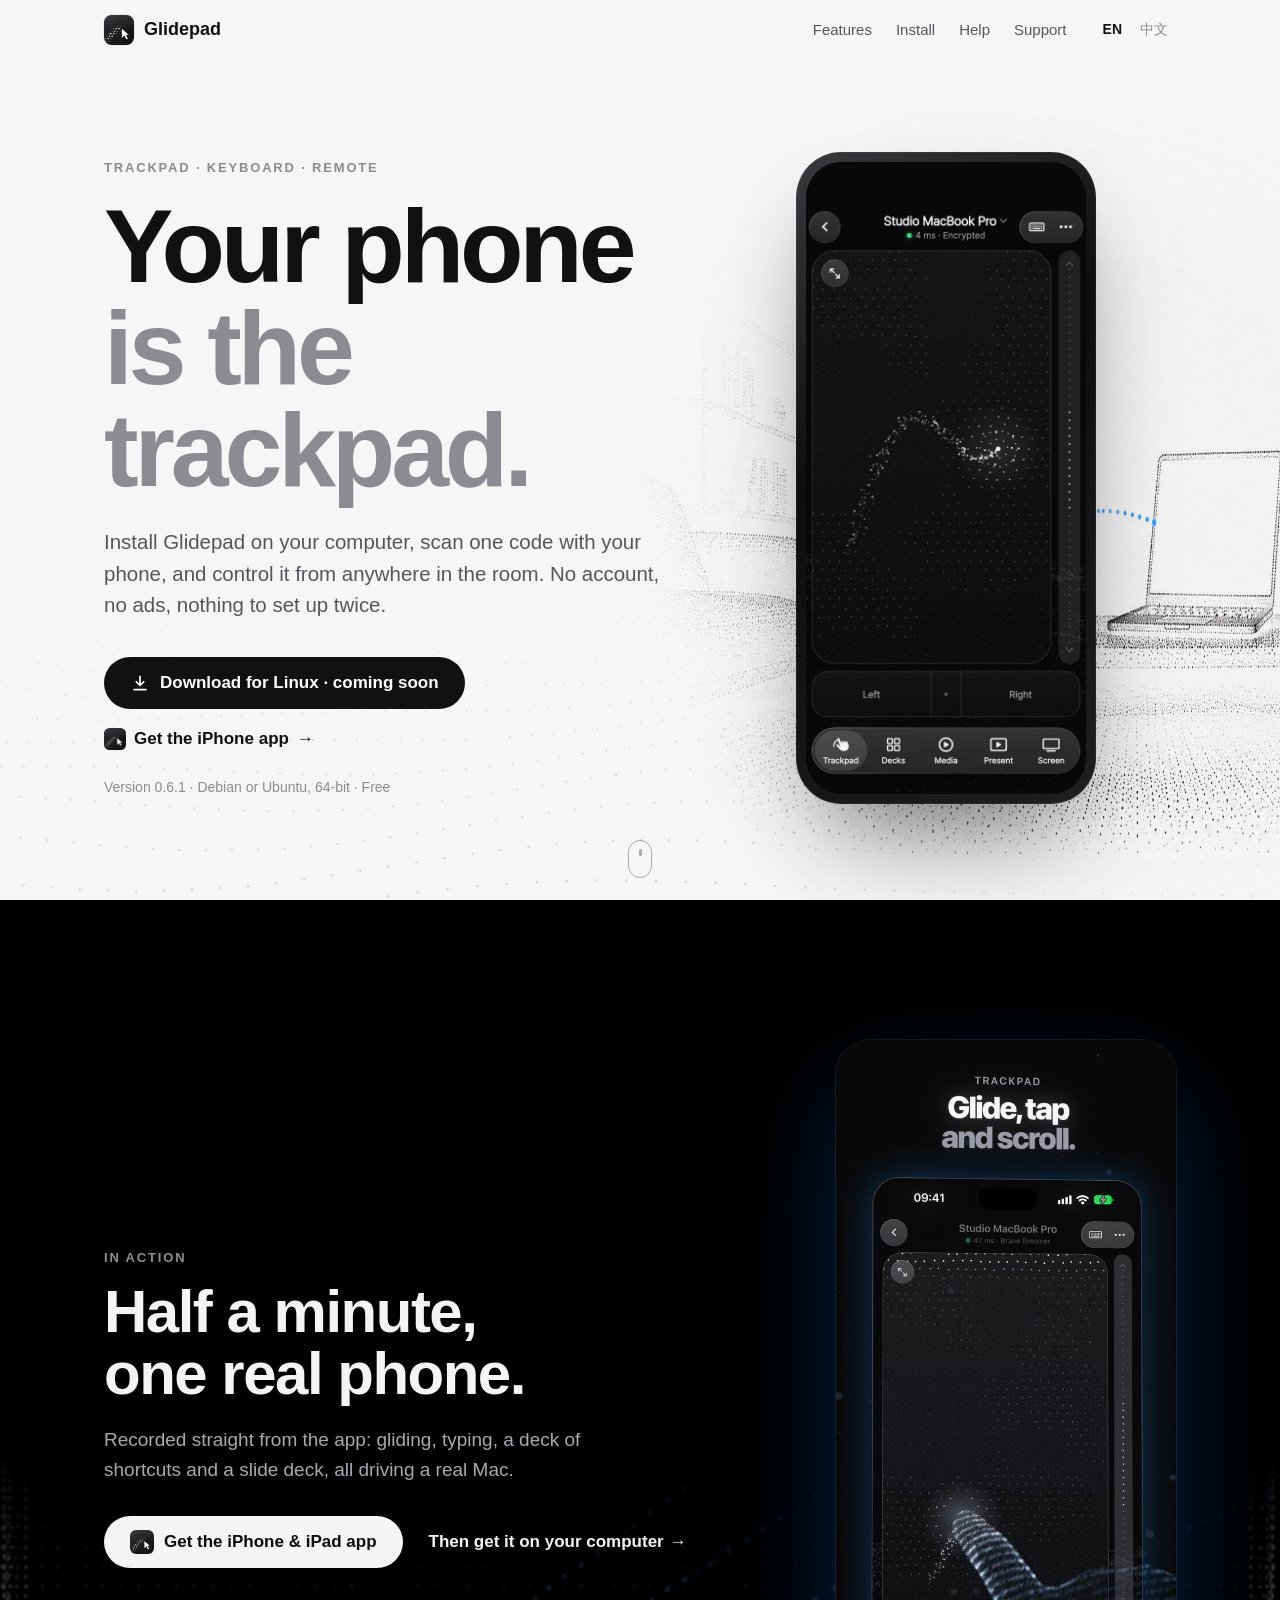
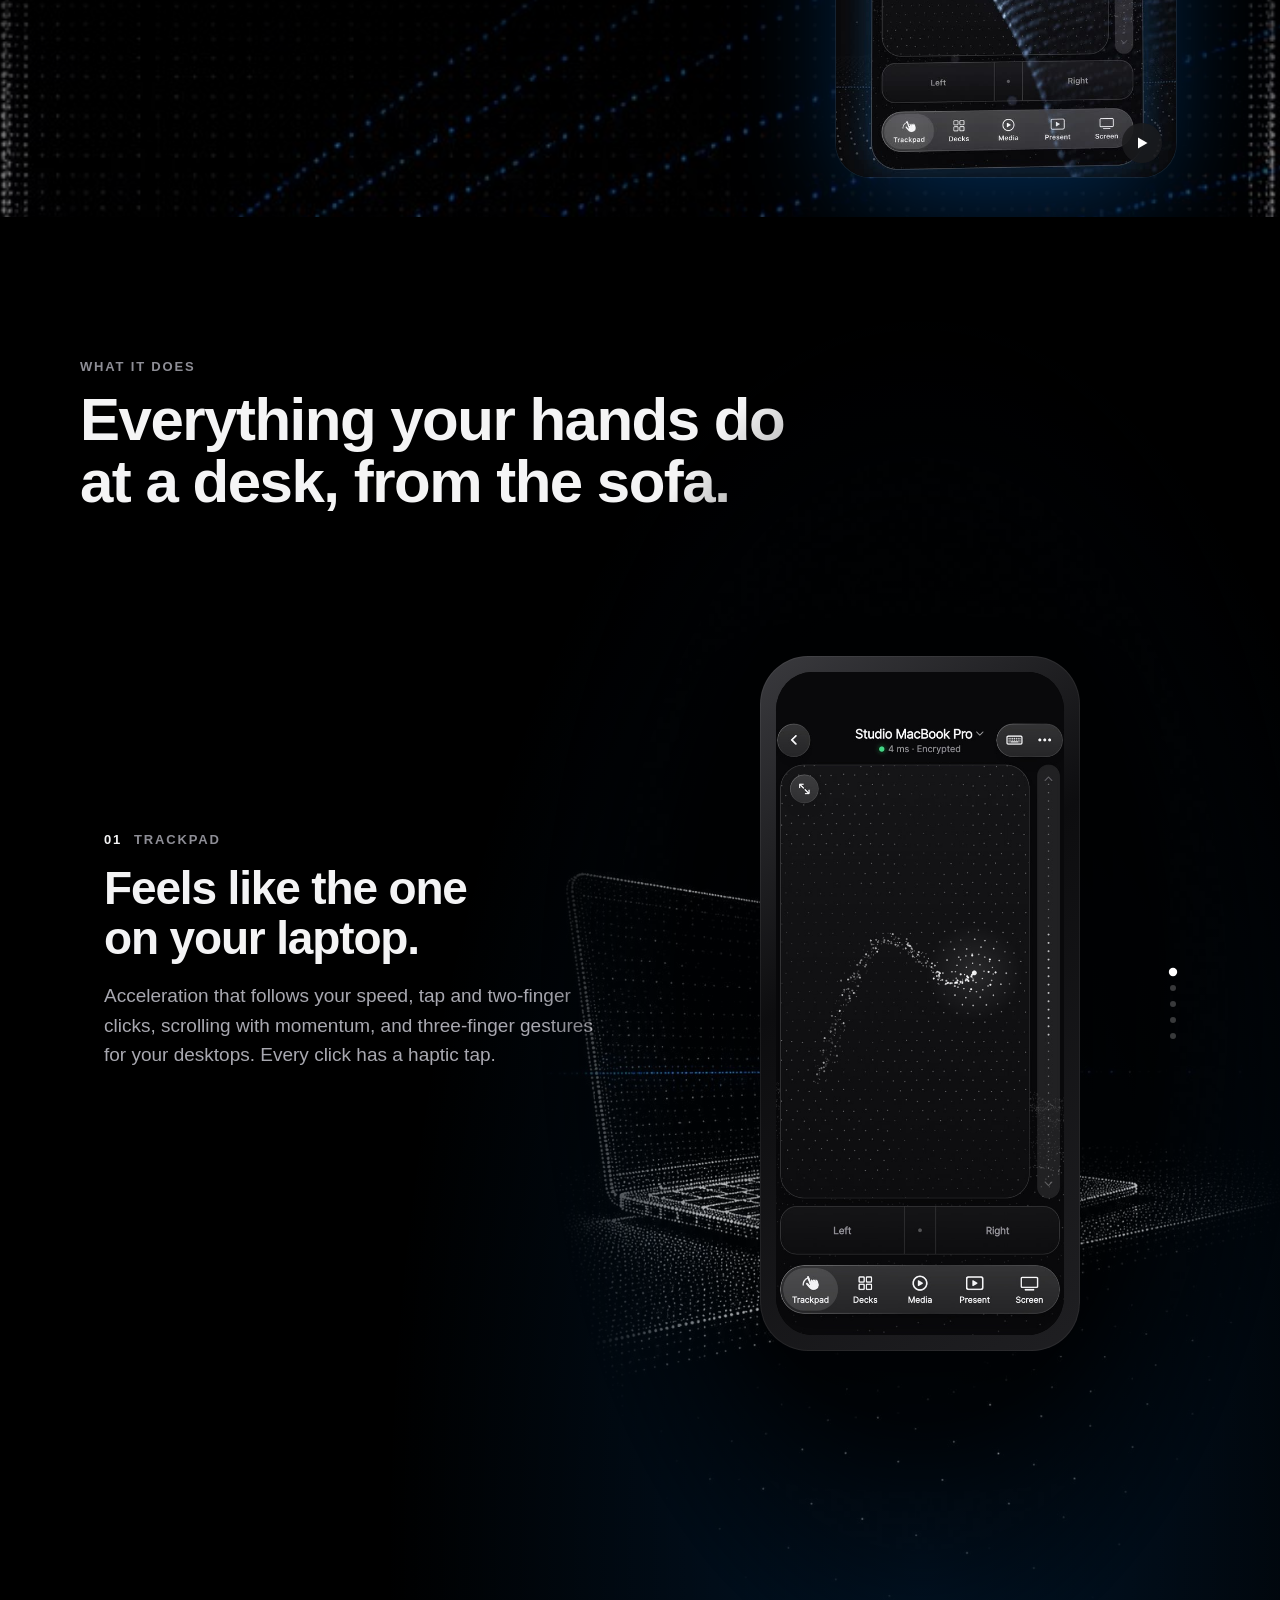
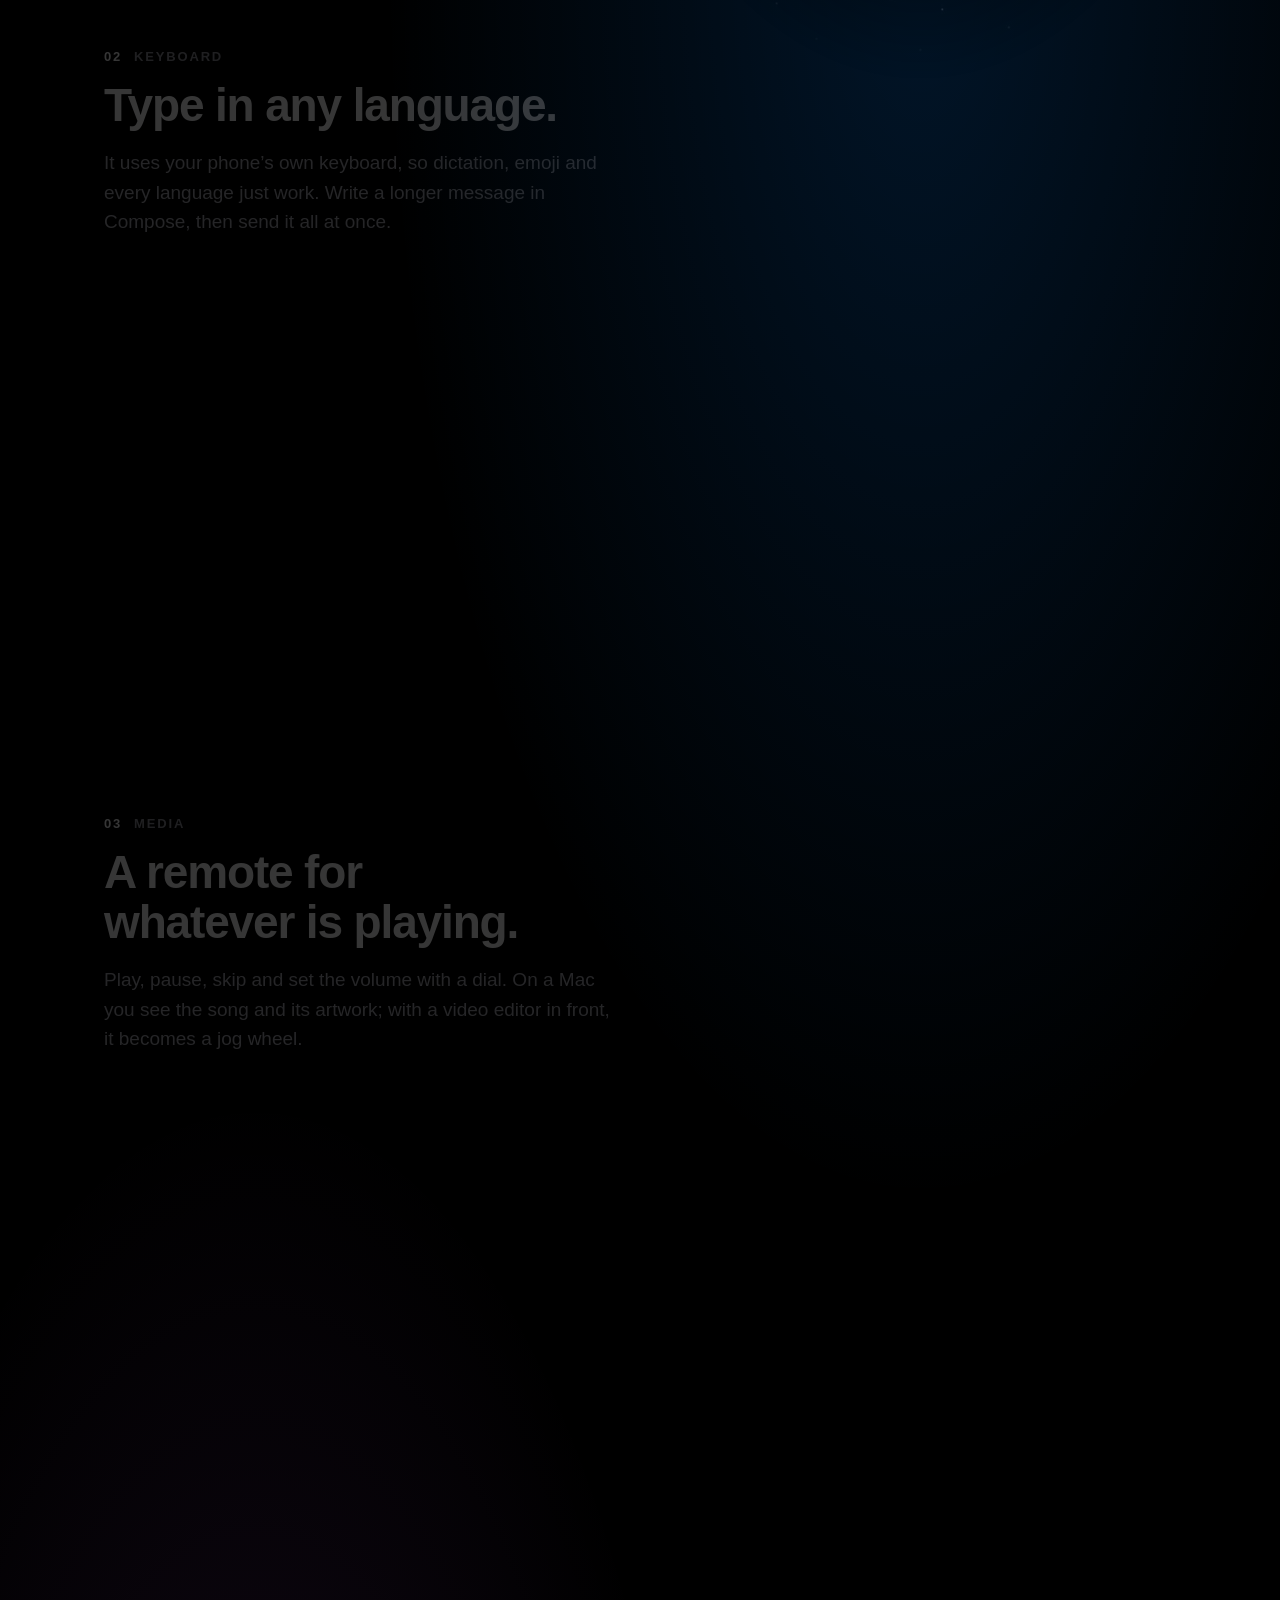
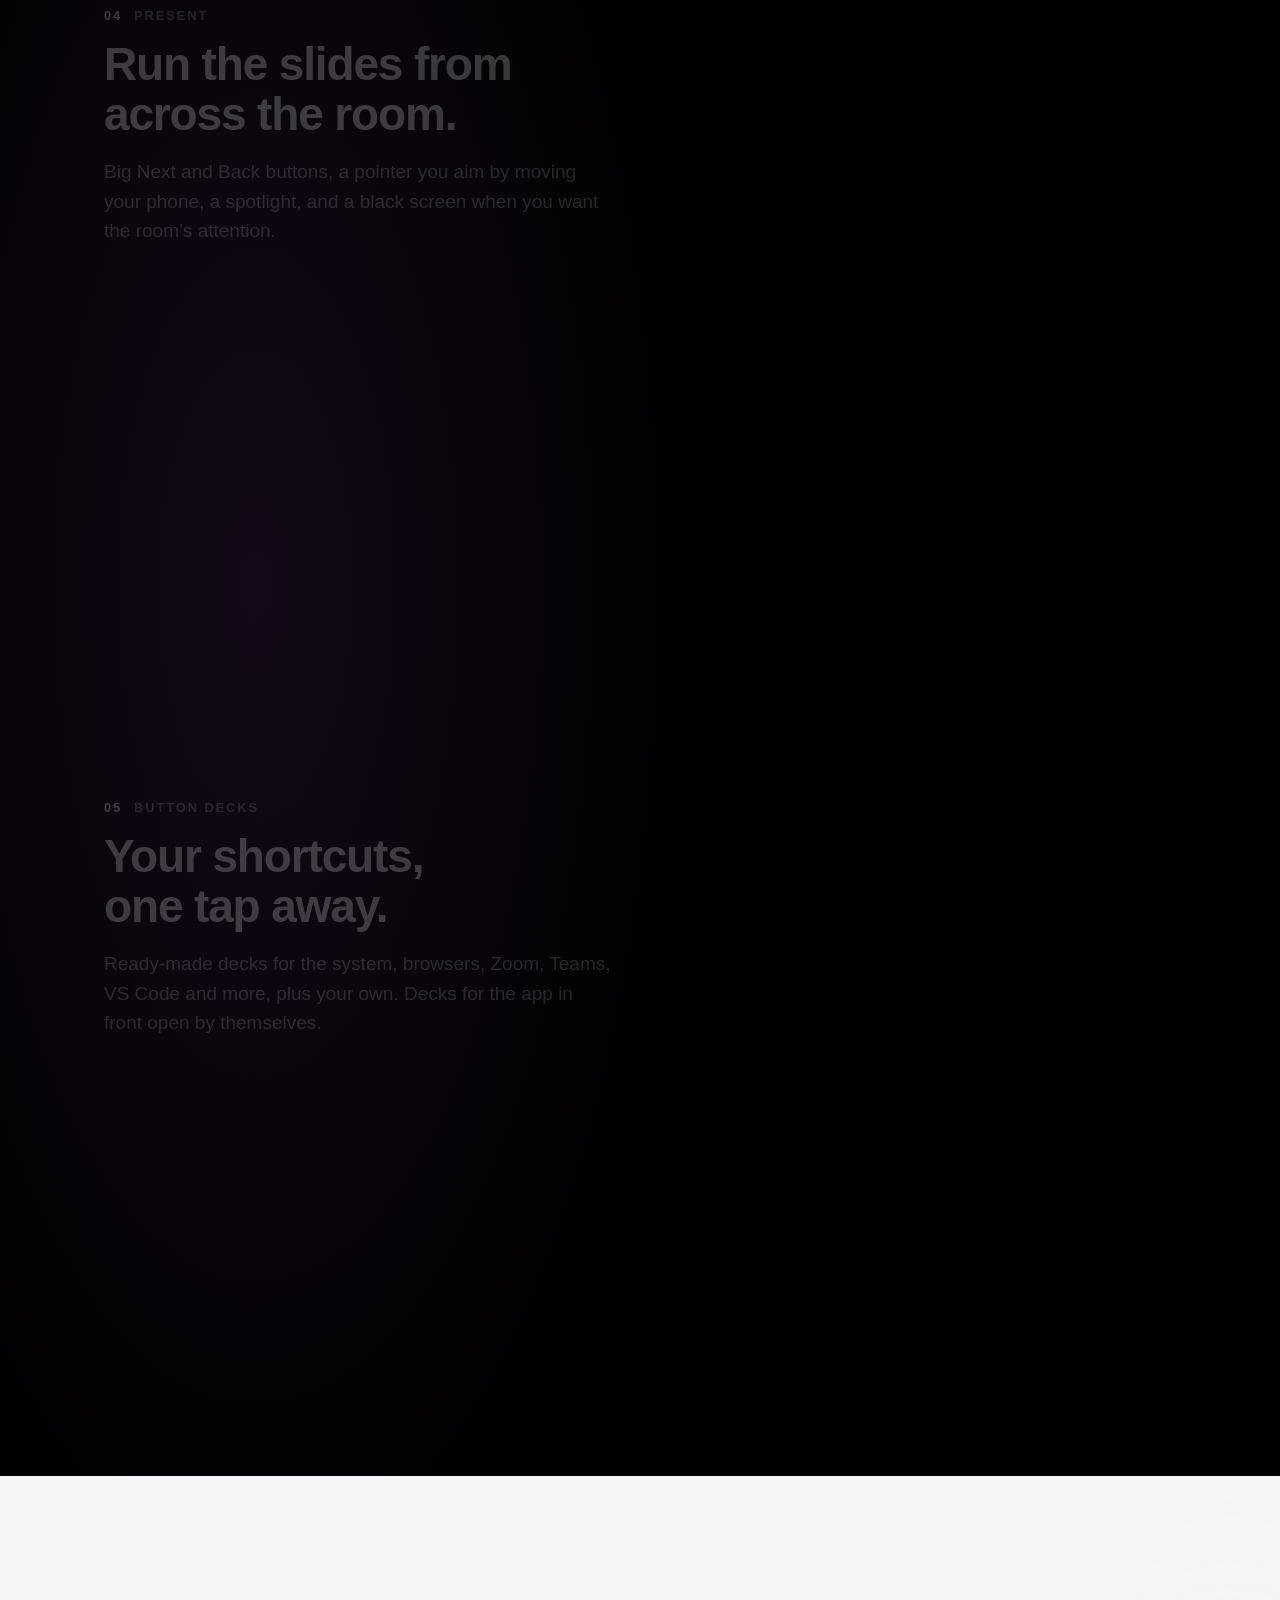
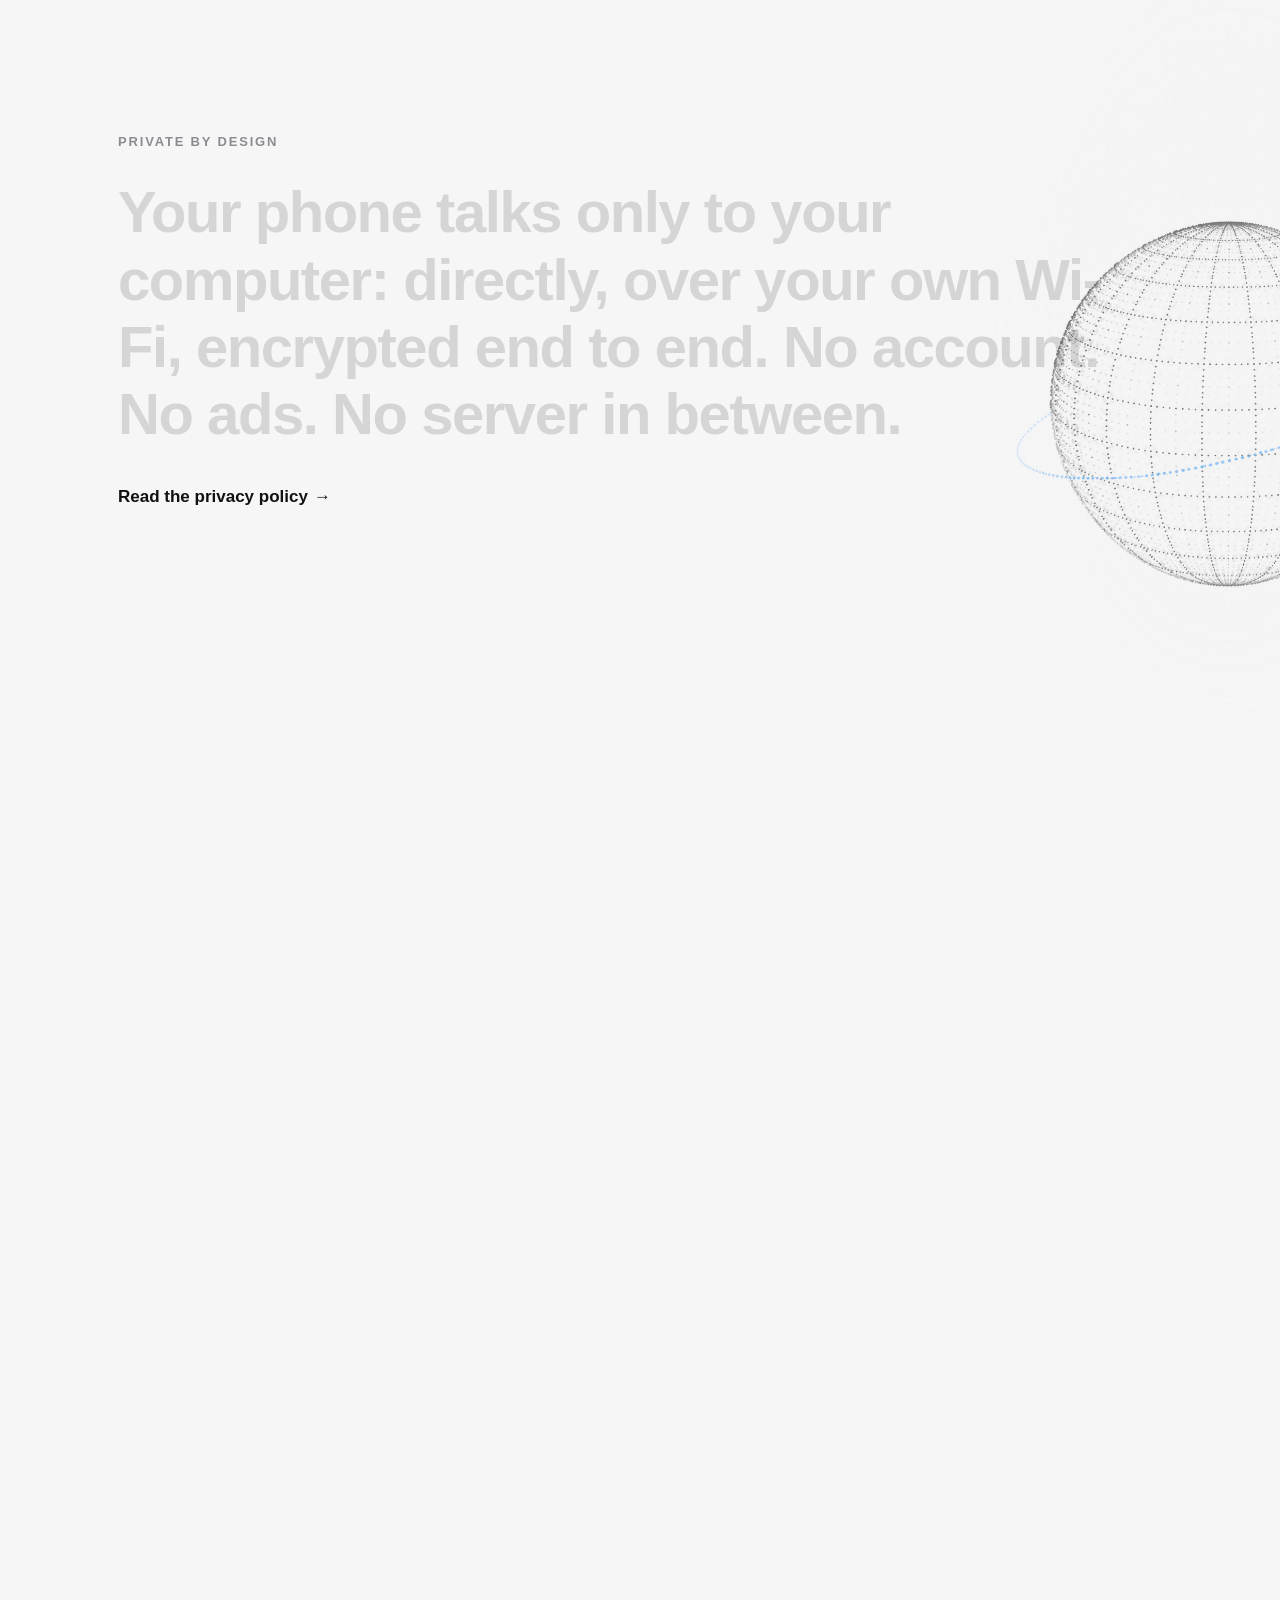
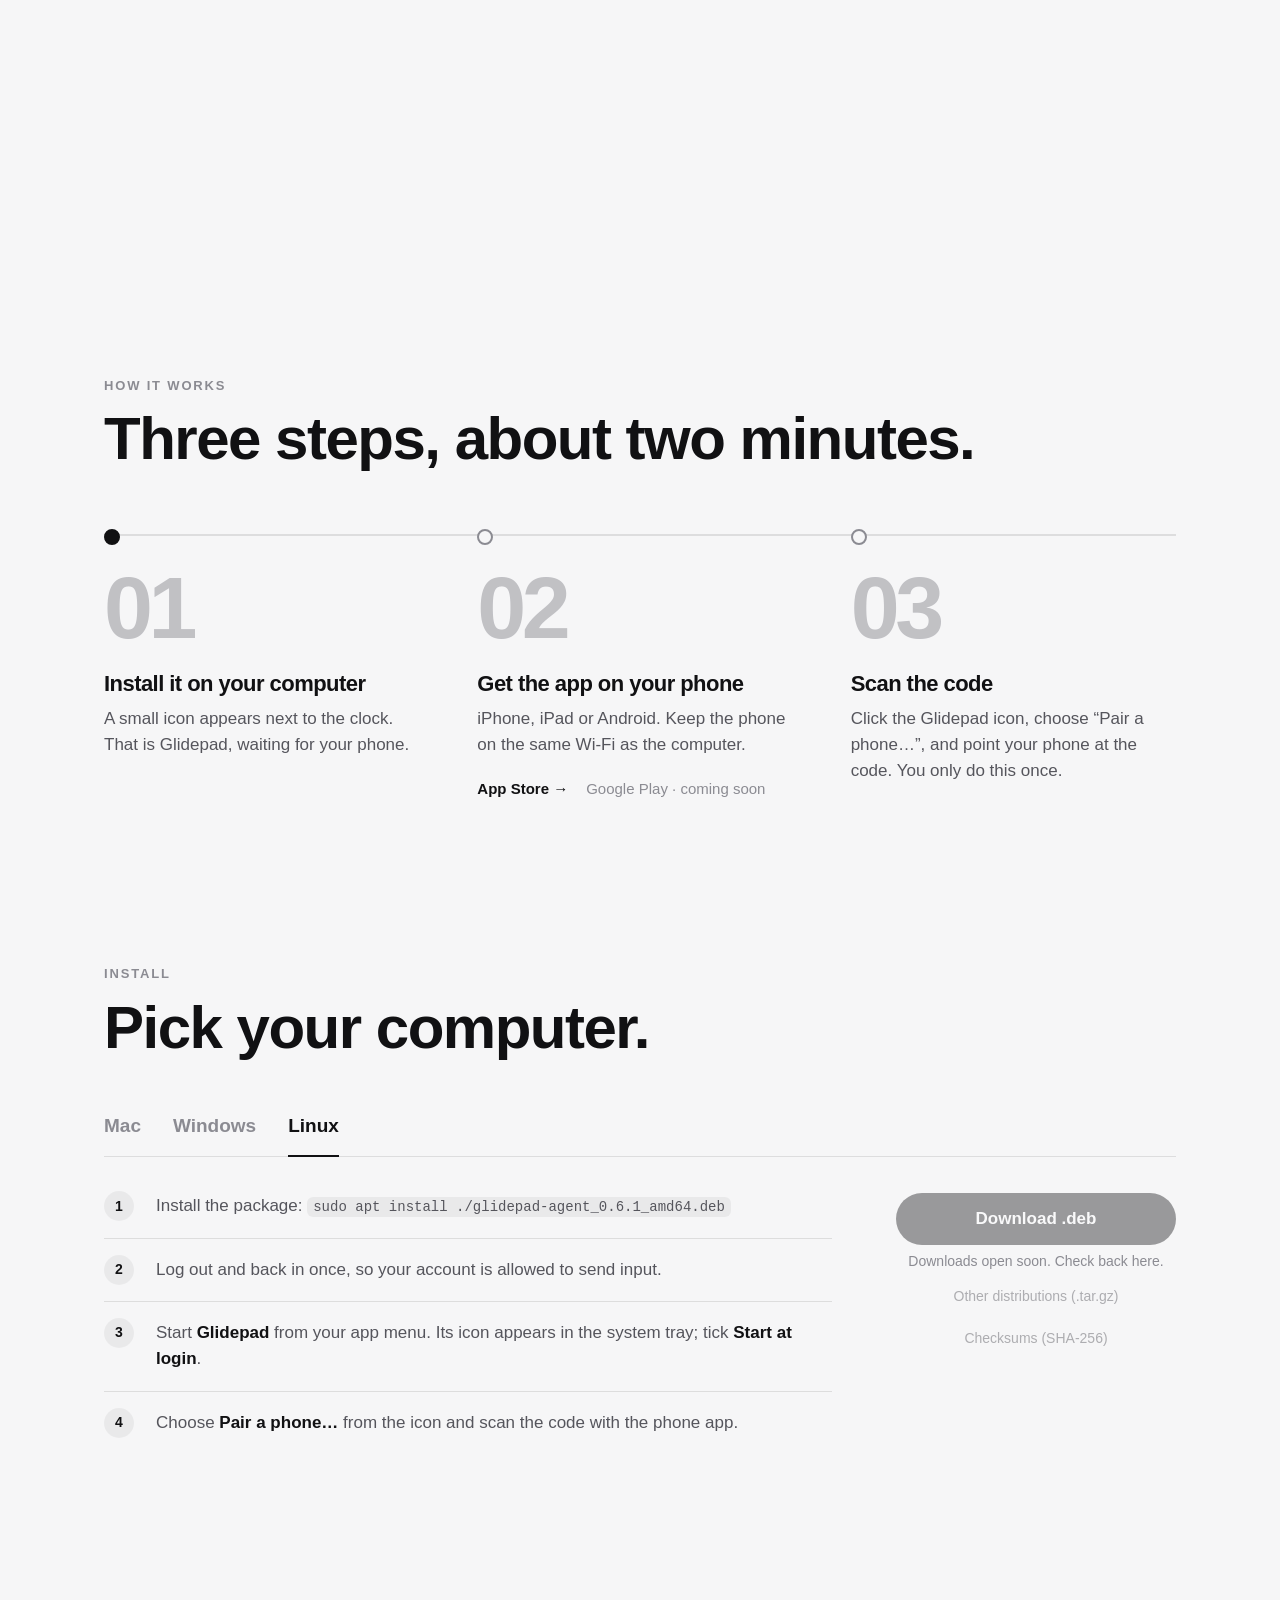
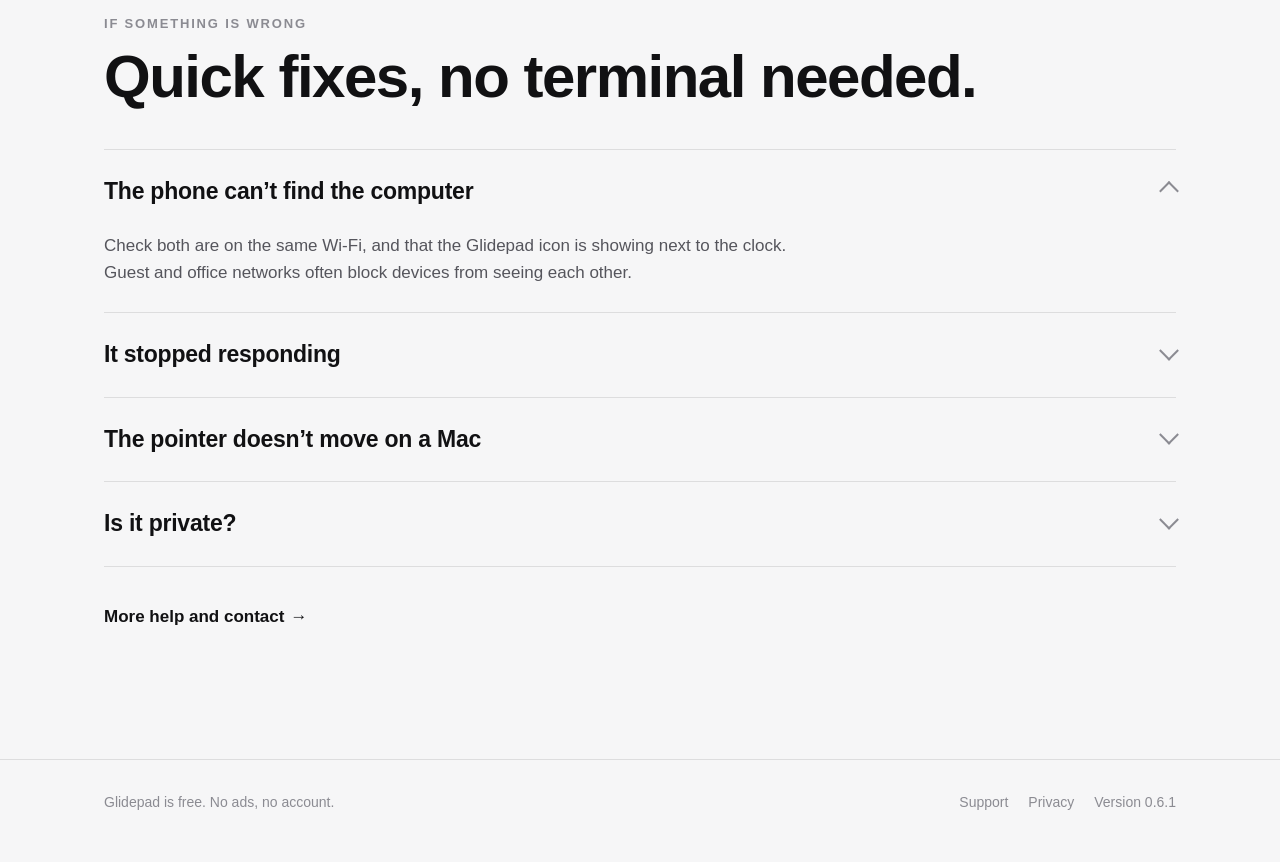
<file: index.html>
<!doctype html>
<html lang="en">
<head>
<meta charset="utf-8">
<meta name="viewport" content="width=device-width, initial-scale=1">
<title>Glidepad — your phone is the trackpad</title>
<meta name="description" content="Install Glidepad on your Mac or PC, scan one code with your phone, and use it as a trackpad, keyboard and remote. No account, no ads, no server.">
<meta name="color-scheme" content="light dark">
<link rel="icon" type="image/png" sizes="96x96" href="assets/brand/icon-96.png">
<link rel="apple-touch-icon" href="assets/brand/apple-touch-icon.png">
<meta name="apple-itunes-app" content="app-id=6837144516">
<meta property="og:type" content="website">
<meta property="og:title" content="Glidepad — your phone is the trackpad">
<meta property="og:description" content="Use your iPhone or iPad as a trackpad, keyboard and remote for your Mac or PC. No account, no ads, no server.">
<meta property="og:url" content="https://zii144.github.io/glidepad-site/">
<meta property="og:image" content="https://zii144.github.io/glidepad-site/assets/brand/og.jpg">
<meta property="og:image:width" content="1200"><meta property="og:image:height" content="630">
<meta name="twitter:card" content="summary_large_image">
<meta name="theme-color" content="#f6f6f7" media="(prefers-color-scheme: light)">
<meta name="theme-color" content="#000000" media="(prefers-color-scheme: dark)">
<link rel="preload" as="image" href="assets/screens/trackpad.jpg">
<link rel="preload" as="image" href="assets/art/hdr-b.jpg">
<script>document.documentElement.classList.add('js')</script>
<style>
  :root {
    --bg: #f6f6f7; --ink: #111113; --ink-2: #55555c; --ink-3: #8b8b92;
    --line: rgba(0,0,0,.1); --fill: rgba(0,0,0,.05); --accent: #111113; --on-accent: #fff;
    --blue: #0a84ff; --point: 60,60,67; --head: rgba(246,246,247,.72);
    --ease: cubic-bezier(.2,.7,.1,1);
  }
  @media (prefers-color-scheme: dark) {
    :root {
      --bg: #08080a; --ink: #f4f4f5; --ink-2: #a8a8b0; --ink-3: #6f6f77;
      --line: rgba(255,255,255,.12); --fill: rgba(255,255,255,.07); --accent: #f4f4f5; --on-accent: #0b0b0c;
      --point: 235,235,245; --head: rgba(8,8,10,.7);
    }
  }
  * { box-sizing: border-box; }
  html { -webkit-text-size-adjust: 100%; scroll-behavior: smooth; scroll-padding-top: 72px; }
  body {
    margin: 0; background: var(--bg); color: var(--ink); overflow-x: clip;
    font: 17px/1.55 -apple-system, BlinkMacSystemFont, "SF Pro Text", "Segoe UI", "PingFang HK", "PingFang TC", "Microsoft JhengHei", "Noto Sans TC", Roboto, sans-serif;
    -webkit-font-smoothing: antialiased;
  }
  a { color: inherit; }
  h1, h2, h3 { margin: 0; letter-spacing: -.025em; text-wrap: balance; }
  p { margin: 0; text-wrap: pretty; }
  .wrap { max-width: 1120px; margin: 0 auto; padding: 0 24px; }
  .kicker { font-size: 13px; font-weight: 600; letter-spacing: .14em; text-transform: uppercase; color: var(--ink-3); }
  h2 { font-size: clamp(34px, 5.4vw, 60px); line-height: 1.04; margin-top: 12px; }

  /* Header: transparent over the hero, frosted once you scroll */
  .top { position: fixed; inset: 0 0 auto; z-index: 20; transition: background .3s, box-shadow .3s; }
  .top.scrolled { background: var(--head); backdrop-filter: saturate(1.6) blur(18px); -webkit-backdrop-filter: saturate(1.6) blur(18px); box-shadow: 0 1px 0 var(--line); }
  .top .wrap { display: flex; align-items: center; gap: 28px; height: 60px; }
  .brand { display: flex; align-items: center; gap: 10px; font-weight: 650; font-size: 18px; text-decoration: none; margin-right: auto; }
  .mark { width: 30px; height: 30px; border-radius: 7.5px; display: block; box-shadow: 0 0 0 .5px var(--line); }
  .nav { display: flex; gap: 24px; font-size: 15px; }
  .nav a { text-decoration: none; color: var(--ink-2); transition: color .2s; }
  .nav a:hover { color: var(--ink); }
  .lang { display: flex; gap: 2px; font-size: 14px; }
  .lang button { border: 0; background: none; color: var(--ink-3); font: inherit; padding: 6px 8px; min-height: 36px; cursor: pointer; border-radius: 8px; }
  .lang button[aria-pressed="true"] { color: var(--ink); font-weight: 600; }

  .btn {
    display: inline-flex; align-items: center; gap: 10px; min-height: 52px; padding: 0 26px; border-radius: 999px;
    background: var(--accent); color: var(--on-accent); font-weight: 600; text-decoration: none; border: 0;
    transition: transform .2s var(--ease), opacity .2s;
  }
  .btn:hover { transform: translateY(-2px); }
  .btn:active { transform: scale(.97); }
  .btn svg { width: 20px; height: 20px; flex: none; }
  .btn[aria-disabled="true"] { opacity: .4; pointer-events: none; }
  .btn[hidden] { display: none; }
  .link { display: inline-flex; align-items: center; gap: 6px; min-height: 44px; font-weight: 600; text-decoration: none; color: var(--ink); }
  .link::after { content: "→"; transition: transform .2s var(--ease); }
  .link:hover::after { transform: translateX(4px); }

  /* Hero */
  .hero { position: relative; min-height: 100svh; display: grid; align-items: center; overflow: hidden; padding: 96px 0 40px; }
  #cloud { position: absolute; inset: 0; width: 100%; height: 100%; pointer-events: none; }
  .hero-grid { position: relative; z-index: 1; display: grid; grid-template-columns: 1.1fr .9fr; gap: 48px; align-items: center; }
  .hero-copy { will-change: transform, opacity; }
  .hero h1 { margin-top: 18px; font-size: clamp(48px, 8.2vw, 104px); line-height: .98; font-weight: 750; letter-spacing: -.04em; }
  .hero h1 span { display: block; }
  .hero h1 span + span { color: var(--ink-3); }
  .lead { margin-top: 24px; font-size: clamp(18px, 1.6vw, 21px); color: var(--ink-2); max-width: 30em; }
  .cta { margin-top: 36px; display: flex; flex-wrap: wrap; gap: 8px 22px; align-items: center; }
  .fine { margin-top: 16px; font-size: 14px; color: var(--ink-3); }
  .cue { position: absolute; left: 50%; bottom: 22px; z-index: 1; width: 24px; height: 38px; margin-left: -12px; border: 1.5px solid var(--ink-3); border-radius: 12px; opacity: .7; }
  .cue::after { content: ""; position: absolute; left: 50%; top: 8px; width: 3px; height: 7px; margin-left: -1.5px; border-radius: 2px; background: var(--ink-3); animation: cue 1.8s var(--ease) infinite; }
  @keyframes cue { 0% { transform: translateY(0); opacity: 1; } 70% { transform: translateY(12px); opacity: 0; } 100% { opacity: 0; } }

  /* Point-cloud scenes from the store art: white points on black. In light mode they are inverted
     (hue turned back so the blue stays blue) and multiplied into the page, so they have no edge either way. */
  .art { display: block; pointer-events: none; user-select: none; }
  .art-auto { mix-blend-mode: screen; }
  @media (prefers-color-scheme: light) { .art-auto { filter: invert(1) hue-rotate(180deg) contrast(.92); mix-blend-mode: multiply; } }
  .stage { position: relative; justify-self: center; display: grid; place-items: center; }
  .stage .art { position: absolute; z-index: 0; width: var(--art-w, 940px); max-width: none; left: calc(50% - var(--art-w, 940px) * .345); top: 50%; transform: translateY(-44%);
    -webkit-mask-image: radial-gradient(closest-side, #000 58%, transparent); mask-image: radial-gradient(closest-side, #000 58%, transparent); }
  .stage .device { z-index: 1; }

  /* Phone: a device, not a card */
  .device { position: relative; width: min(300px, 64vw); aspect-ratio: 600 / 1304; border-radius: 15% / 7%; padding: 3.2%;
    background: linear-gradient(145deg, #3a3a3e, #0d0d0f 40%, #1f1f22); box-shadow: 0 50px 100px -30px rgba(0,0,0,.55), 0 0 0 1px rgba(255,255,255,.06) inset; }
  .device .screen { position: relative; width: 100%; height: 100%; border-radius: 12.5% / 5.8%; overflow: hidden; background: #000; }
  .device img { position: absolute; inset: 0; width: 100%; height: 100%; object-fit: cover; }
  .hero .device { transform-origin: 50% 100%; will-change: transform; }
  .hero #cloud { opacity: .55; }
  .cta .store { display: inline-flex; align-items: center; gap: 8px; }
  .cta .store img { width: 22px; height: 22px; border-radius: 5.5px; }

  /* The App Preview, playing: a tall film strip with its own frame */
  .film { position: relative; background: #000; color: #f4f4f5; padding: 140px 0 40px; overflow: hidden; }
  .film-grid { position: relative; display: grid; grid-template-columns: 1fr auto; gap: 72px; align-items: center; }
  .film .kicker { color: #8e8e96; }
  .film h2 { max-width: 11em; }
  .film p.sub { margin-top: 20px; font-size: 19px; color: #a8a8b0; max-width: 28em; }
  .film .badges { margin-top: 32px; display: flex; flex-wrap: wrap; gap: 10px 26px; align-items: center; }
  .film .btn { background: #f4f4f5; color: #0b0b0c; }
  .film .link { color: #f4f4f5; }
  .reel { position: relative; width: min(340px, 74vw); aspect-ratio: 886 / 1920; border-radius: 34px; overflow: hidden; background: #000;
    box-shadow: 0 0 0 1px rgba(255,255,255,.08), 0 40px 120px -20px rgba(10,132,255,.35), 0 60px 120px -40px rgba(0,0,0,.9); }
  .reel video, .reel img { position: absolute; inset: 0; width: 100%; height: 100%; object-fit: cover; }
  .reel button { position: absolute; right: 14px; bottom: 14px; z-index: 2; width: 40px; height: 40px; border-radius: 50%; border: 0; cursor: pointer;
    background: rgba(28,28,30,.72); color: #fff; display: grid; place-items: center; backdrop-filter: blur(10px); -webkit-backdrop-filter: blur(10px); }
  .reel button svg { width: 16px; height: 16px; }
  .film .glow { position: absolute; inset: auto -20% -30% -20%; height: 70%; background: url(assets/art/v-intro.jpg) center 70% / cover no-repeat; opacity: .5;
    -webkit-mask-image: linear-gradient(transparent, #000 45%); mask-image: linear-gradient(transparent, #000 45%); pointer-events: none; }

  /* Feature story: a dark band with a pinned phone */
  .story { position: relative; background: #000; color: #f4f4f5; }
  .story::before { content: ""; position: absolute; inset: 0; pointer-events: none;
    background: radial-gradient(60% 40% at 72% 30%, rgba(10,132,255,.16), transparent 70%), radial-gradient(50% 35% at 20% 80%, rgba(191,90,242,.1), transparent 70%); }
  .story .kicker { color: #8e8e96; }
  .story-intro { position: relative; padding: 140px 0 40px; }
  .story-intro h2 { max-width: 13em; }
  .story-grid { position: relative; display: grid; grid-template-columns: 1fr 1fr; gap: 48px; }
  .chapters { list-style: none; margin: 0; padding: 0 0 18vh; }
  .chapter { min-height: 88vh; display: flex; flex-direction: column; justify-content: center; max-width: 30em;
    opacity: .22; transition: opacity .6s var(--ease); }
  .chapter.on { opacity: 1; }
  .chapter .kicker { display: flex; align-items: center; gap: 12px; }
  .chapter .kicker b { font-variant-numeric: tabular-nums; color: #f4f4f5; font-weight: 600; }
  .chapter h3 { font-size: clamp(30px, 3.6vw, 46px); line-height: 1.08; margin-top: 14px; }
  .chapter p:not(.kicker) { margin-top: 18px; font-size: 19px; color: #a8a8b0; }
  .chapter .inline { display: none; }
  .pin { position: sticky; top: 0; height: 100vh; display: grid; place-items: center; }
  .scenes { position: absolute; inset: 0; pointer-events: none; }
  .pin .scenes img { position: absolute; left: 50%; top: 50%; height: 150vh; width: auto; max-width: none; transform: translate(-50%, -50%) scale(1.04);
    opacity: 0; transition: opacity .9s var(--ease), transform 1.4s var(--ease); mix-blend-mode: screen;
    -webkit-mask-image: radial-gradient(closest-side, #000 62%, transparent); mask-image: radial-gradient(closest-side, #000 62%, transparent); }
  .pin .scenes img.on { opacity: .78; transform: translate(-50%, -50%); }
  .pin .device { z-index: 1; }
  .pin .device { width: min(320px, 26vw); }
  .pin img { opacity: 0; transform: scale(1.04); transition: opacity .7s var(--ease), transform .9s var(--ease); }
  .pin img.on { opacity: 1; transform: none; }
  .dots { position: absolute; right: 0; top: 50%; transform: translateY(-50%); display: grid; gap: 10px; }
  .dots i { width: 6px; height: 6px; border-radius: 50%; background: rgba(255,255,255,.22); transition: background .3s, transform .3s; }
  .dots i.on { background: #fff; transform: scale(1.4); }

  /* Privacy statement: words light up as you scroll */
  .statement { height: 220vh; position: relative; }
  .statement .stick { position: sticky; top: 0; height: 100vh; display: grid; align-items: center; }
  .statement .kicker { margin-bottom: 26px; display: block; }
  .statement p { font-size: clamp(30px, 4.6vw, 58px); line-height: 1.16; font-weight: 650; letter-spacing: -.025em; max-width: 18em; }
  .statement .w { opacity: .14; transition: opacity .25s linear; }
  .statement .stick { overflow: hidden; }
  .statement .wrap { position: relative; z-index: 1; }
  .statement .globe { position: absolute; right: -15vw; top: 50%; height: min(96vh, 940px); width: auto; transform: translateY(-50%); opacity: .55;
    -webkit-mask-image: radial-gradient(closest-side, #000 70%, transparent); mask-image: radial-gradient(closest-side, #000 70%, transparent); }
  .statement .w.lit { opacity: 1; }

  /* Steps: big numerals on a line that fills as you scroll */
  .how { padding: 120px 0 80px; }
  .rail { position: relative; margin-top: 64px; height: 2px; background: var(--line); }
  .rail i { position: absolute; inset: 0; transform-origin: 0 50%; transform: scaleX(var(--p, 0)); background: var(--ink); }
  .steps { list-style: none; margin: 0; padding: 0; display: grid; grid-template-columns: repeat(3, 1fr); gap: 48px; }
  .steps li { padding-top: 28px; position: relative; }
  .steps li::before { content: ""; position: absolute; top: -7px; left: 0; width: 12px; height: 12px; border-radius: 50%; background: var(--bg); border: 2px solid var(--ink-3); transition: background .3s, border-color .3s; }
  .steps li.done::before { background: var(--ink); border-color: var(--ink); }
  .num { display: block; font-size: clamp(56px, 7vw, 88px); font-weight: 700; line-height: 1; letter-spacing: -.05em; color: var(--ink-3); opacity: .5; font-variant-numeric: tabular-nums; }
  .steps h3 { font-size: 22px; line-height: 1.25; margin-top: 18px; }
  .steps p { margin-top: 8px; color: var(--ink-2); }
  .stores { margin-top: 14px; display: flex; flex-wrap: wrap; gap: 4px 18px; font-size: 15px; }
  .stores a { text-decoration: none; font-weight: 600; min-height: 32px; display: inline-flex; align-items: center; }
  .stores a[aria-disabled="true"] { color: var(--ink-3); font-weight: 500; }

  /* Install */
  .install { padding: 80px 0; }
  .tabs { margin-top: 40px; display: flex; gap: 32px; border-bottom: 1px solid var(--line); }
  .tabs button { position: relative; border: 0; background: none; font: inherit; font-size: 19px; font-weight: 600; color: var(--ink-3); padding: 12px 0 16px; cursor: pointer; min-height: 44px; transition: color .2s; }
  .tabs button::after { content: ""; position: absolute; left: 0; right: 0; bottom: -1px; height: 2px; background: var(--ink); transform: scaleX(0); transition: transform .35s var(--ease); }
  .tabs button[aria-selected="true"] { color: var(--ink); }
  .tabs button[aria-selected="true"]::after { transform: scaleX(1); }
  .panel { padding-top: 36px; display: grid; grid-template-columns: 1fr 280px; gap: 64px; align-items: start; animation: rise .5s var(--ease); }
  .panel[hidden] { display: none; }
  @keyframes rise { from { opacity: 0; transform: translateY(12px); } }
  .panel ol { margin: 0; padding: 0; list-style: none; counter-reset: k; }
  .panel li { counter-increment: k; position: relative; padding: 18px 0 18px 52px; border-top: 1px solid var(--line); color: var(--ink-2); }
  .panel li:first-child { border-top: 0; padding-top: 0; }
  .panel li::before { content: counter(k); position: absolute; left: 0; top: 16px; width: 30px; height: 30px; border-radius: 50%; display: grid; place-items: center; background: var(--fill); color: var(--ink); font-size: 14px; font-weight: 650; }
  .panel li:first-child::before { top: -2px; }
  .panel b, .panel .path { color: var(--ink); }
  .panel small { display: block; color: var(--ink-3); font-size: 14px; margin-top: 4px; }
  kbd, code { font: 14px ui-monospace, "SF Mono", Menlo, Consolas, monospace; background: var(--fill); border-radius: 6px; padding: 2px 6px; overflow-wrap: anywhere; }
  .side { display: grid; gap: 6px; position: sticky; top: 96px; }
  .side .btn { justify-content: center; }
  .side a.alt { font-size: 14px; color: var(--ink-2); text-align: center; text-underline-offset: 3px; min-height: 36px; display: grid; place-items: center; }
  .side a.alt[aria-disabled="true"] { opacity: .45; }
  .side .soon { font-size: 14px; color: var(--ink-3); text-align: center; }
  .side .soon[hidden] { display: none; }

  /* Help: an accordion on hairlines */
  .help { padding: 80px 0 120px; }
  .faq { margin-top: 40px; border-top: 1px solid var(--line); }
  .faq details { border-bottom: 1px solid var(--line); }
  .faq summary { list-style: none; cursor: pointer; display: flex; justify-content: space-between; align-items: center; gap: 24px; padding: 24px 0; font-size: clamp(19px, 2vw, 23px); font-weight: 600; letter-spacing: -.01em; }
  .faq summary::-webkit-details-marker { display: none; }
  .faq summary::after { content: ""; flex: none; width: 12px; height: 12px; border-right: 2px solid var(--ink-3); border-bottom: 2px solid var(--ink-3); transform: rotate(45deg) translate(-3px, -3px); transition: transform .3s var(--ease); }
  .faq details[open] summary::after { transform: rotate(225deg); }
  .faq details p { padding: 0 48px 26px 0; color: var(--ink-2); max-width: 44em; }
  .faq details[open] p { animation: rise .4s var(--ease); }
  .more { margin-top: 28px; }

  footer { border-top: 1px solid var(--line); padding: 32px 0 48px; color: var(--ink-3); font-size: 14px; }
  footer .wrap { display: flex; flex-wrap: wrap; gap: 10px 28px; justify-content: space-between; }
  footer nav { display: flex; gap: 20px; }
  footer a { text-decoration: none; }
  footer a:hover { color: var(--ink); }

  /* Reveal on entering the viewport */
  .js .reveal { opacity: 0; transform: translateY(28px); transition: opacity .9s var(--ease), transform .9s var(--ease); transition-delay: var(--d, 0s); }
  .js .reveal.in { opacity: 1; transform: none; }

  @media (max-width: 900px) {
    .nav { display: none; }
    .hero { padding-top: 88px; min-height: auto; }
    .hero-grid { grid-template-columns: 1fr; gap: 48px; padding-bottom: 40px; }
    .hero .device { width: min(260px, 66vw); }
    .stage .art { --art-w: 150vw; }
    .film { padding: 96px 0 24px; }
    .film-grid { grid-template-columns: 1fr; gap: 48px; justify-items: center; }
    .film-grid > div:first-child { justify-self: stretch; }
    .statement .globe { right: -30vw; opacity: .35; }
    .cue { display: none; }
    .story-intro { padding: 96px 0 8px; }
    .story-grid { grid-template-columns: 1fr; }
    .pin { display: none; }
    .chapters { padding-bottom: 72px; }
    .chapter { min-height: 0; opacity: 1; padding: 48px 0; max-width: none; }
    .chapter .inline { display: block; margin-top: 32px; width: min(240px, 62vw); }
    .statement { height: auto; }
    .statement .stick { position: static; height: auto; padding: 96px 0; }
    .how { padding: 72px 0 48px; }
    .rail { display: none; }
    .steps { grid-template-columns: 1fr; gap: 0; margin-top: 32px; }
    .steps li { padding: 28px 0; border-top: 1px solid var(--line); display: grid; grid-template-columns: 64px 1fr; column-gap: 12px; align-content: start; }
    .steps li > :not(.num) { grid-column: 2; }
    .steps li::before { display: none; }
    .num { font-size: 44px; grid-row: 1 / span 3; }
    .steps h3 { margin-top: 2px; }
    .panel { grid-template-columns: 1fr; gap: 32px; }
    .side { position: static; order: -1; }
    .tabs { gap: 24px; }
    .faq details p { padding-right: 0; }
  }
  @media (prefers-reduced-motion: reduce) {
    html { scroll-behavior: auto; }
    .js .reveal, .js .reveal.in { opacity: 1; transform: none; transition: none; }
    .chapter { opacity: 1; }
    .statement .w { opacity: 1; }
    .cue::after { animation: none; }
    .btn, .pin img, .panel, .faq details[open] p, .scenes img { transition: none; animation: none; }
  }
  :focus-visible { outline: 2px solid var(--blue); outline-offset: 3px; border-radius: 6px; }
</style>
</head>
<body>

<header class="top" id="top">
  <div class="wrap">
    <a class="brand" href="#"><img class="mark" src="assets/brand/icon-96.png" width="30" height="30" alt="">Glidepad</a>
    <nav class="nav" aria-label="Sections">
      <a href="#features" data-i18n="navFeatures"></a>
      <a href="#install" data-i18n="navInstall"></a>
      <a href="#help" data-i18n="navHelp"></a>
      <a href="support/" data-i18n="footSupport"></a>
    </nav>
    <div class="lang" role="group" aria-label="Language">
      <button type="button" data-lang="en">EN</button>
      <button type="button" data-lang="zh">中文</button>
    </div>
  </div>
</header>

<div class="hero">
  <canvas id="cloud" aria-hidden="true"></canvas>
  <div class="wrap hero-grid">
    <div class="hero-copy" id="hero-copy">
      <p class="kicker" data-i18n="eyebrow"></p>
      <h1><span data-i18n="title1"></span><span data-i18n="title2"></span></h1>
      <p class="lead" data-i18n="lead"></p>
      <div class="cta">
        <a class="btn" id="main-download" href="#install">
          <svg viewBox="0 0 24 24" fill="none" stroke="currentColor" stroke-width="2" stroke-linecap="round" stroke-linejoin="round" aria-hidden="true"><path d="M12 4v11m0 0-4.5-4.5M12 15l4.5-4.5M5 20h14"/></svg>
          <img id="main-icon" src="assets/brand/icon-96.png" alt="" width="26" height="26" style="border-radius:6.5px" hidden>
          <span id="main-download-label"></span>
        </a>
        <a class="link store" id="hero-second" href="#features"></a>
      </div>
      <p class="fine" id="hero-fine"></p>
    </div>
    <div class="stage">
      <img class="art art-auto" src="assets/art/hdr-b.jpg" width="1672" height="941" alt="">
      <div class="device" id="hero-device">
        <div class="screen"><img src="assets/screens/trackpad.jpg" width="598" height="1300" alt="" data-i18n-alt="shotAlt"></div>
      </div>
    </div>
  </div>
  <a class="cue" href="#features" data-i18n-label="scroll"></a>
</div>

<main>
  <section class="film" id="watch">
    <div class="glow" aria-hidden="true"></div>
    <div class="wrap film-grid">
      <div>
        <p class="kicker reveal" data-i18n="filmKicker"></p>
        <h2 class="reveal" style="--d:.08s" data-i18n="filmTitle"></h2>
        <p class="sub reveal" style="--d:.14s" data-i18n="filmSub"></p>
        <div class="badges reveal" style="--d:.2s">
          <a class="btn" id="film-store"><img src="assets/brand/icon-96.png" alt="" width="24" height="24" style="border-radius:6px"><span data-i18n="getIos"></span></a>
          <a class="link" href="#install" data-i18n="getComputer"></a>
        </div>
      </div>
      <div class="reel reveal" style="--d:.1s">
        <video id="reel" muted loop playsinline preload="none" poster="assets/video/poster.jpg" width="590" height="1278" data-i18n-label="filmAlt">
          <source src="assets/video/preview.mp4" type="video/mp4">
        </video>
        <button type="button" id="reel-toggle" data-i18n-label="pause"><svg viewBox="0 0 16 16" fill="currentColor" aria-hidden="true"><path id="reel-icon" d="M4 2h3v12H4zM9 2h3v12H9z"/></svg></button>
      </div>
    </div>
  </section>

  <section class="story" id="features">
    <div class="wrap story-intro">
      <p class="kicker reveal" data-i18n="featKicker"></p>
      <h2 class="reveal" style="--d:.08s" data-i18n="featTitle"></h2>
    </div>
    <div class="wrap story-grid">
      <ol class="chapters">
        <li class="chapter"><p class="kicker"><b>01</b><span data-i18n="c1k"></span></p><h3 data-i18n="c1t"></h3><p data-i18n="c1b"></p><div class="device inline"><div class="screen"><img src="assets/screens/trackpad.jpg" alt="" loading="lazy" width="598" height="1300"></div></div></li>
        <li class="chapter"><p class="kicker"><b>02</b><span data-i18n="c2k"></span></p><h3 data-i18n="c2t"></h3><p data-i18n="c2b"></p><div class="device inline"><div class="screen"><img src="assets/screens/compose.jpg" alt="" loading="lazy" width="600" height="1304"></div></div></li>
        <li class="chapter"><p class="kicker"><b>03</b><span data-i18n="c3k"></span></p><h3 data-i18n="c3t"></h3><p data-i18n="c3b"></p><div class="device inline"><div class="screen"><img src="assets/screens/media.jpg" alt="" loading="lazy" width="600" height="1304"></div></div></li>
        <li class="chapter"><p class="kicker"><b>04</b><span data-i18n="c4k"></span></p><h3 data-i18n="c4t"></h3><p data-i18n="c4b"></p><div class="device inline"><div class="screen"><img src="assets/screens/present.jpg" alt="" loading="lazy" width="600" height="1304"></div></div></li>
        <li class="chapter"><p class="kicker"><b>05</b><span data-i18n="c5k"></span></p><h3 data-i18n="c5t"></h3><p data-i18n="c5b"></p><div class="device inline"><div class="screen"><img src="assets/screens/decks.jpg" alt="" loading="lazy" width="600" height="1304"></div></div></li>
      </ol>
      <div class="pin" aria-hidden="true">
        <div class="scenes" id="scenes">
          <img class="on" src="assets/art/p1-desk.jpg" alt="" width="941" height="1672">
          <img src="assets/art/p5-two.jpg" alt="" width="941" height="1672" loading="lazy">
          <img src="assets/art/p3-lounge.jpg" alt="" width="941" height="1672" loading="lazy">
          <img src="assets/art/p4-stage.jpg" alt="" width="941" height="1672" loading="lazy">
          <img src="assets/art/p2-monitor.jpg" alt="" width="941" height="1672" loading="lazy">
        </div>
        <div class="device">
          <div class="screen" id="shots">
            <img class="on" src="assets/screens/trackpad.jpg" alt="" width="598" height="1300">
            <img src="assets/screens/compose.jpg" alt="" width="600" height="1304">
            <img src="assets/screens/media.jpg" alt="" width="600" height="1304">
            <img src="assets/screens/present.jpg" alt="" width="600" height="1304">
            <img src="assets/screens/decks.jpg" alt="" width="600" height="1304">
          </div>
        </div>
        <div class="dots" id="dots"><i class="on"></i><i></i><i></i><i></i><i></i></div>
      </div>
    </div>
  </section>

  <section class="statement" id="statement">
    <div class="stick">
      <img class="art art-auto globe" src="assets/art/p6-globe.jpg" alt="" width="941" height="1672" loading="lazy">
      <div class="wrap">
        <span class="kicker" data-i18n="privKicker"></span>
        <p id="statement-text"></p>
        <a class="link" style="margin-top:28px" href="privacy/" data-i18n="privLink"></a>
      </div>
    </div>
  </section>

  <section class="how" id="how">
    <div class="wrap">
      <p class="kicker reveal" data-i18n="howKicker"></p>
      <h2 class="reveal" style="--d:.08s" data-i18n="howTitle"></h2>
      <div class="rail" aria-hidden="true"><i id="rail"></i></div>
      <ol class="steps" id="steps">
        <li class="reveal"><span class="num" aria-hidden="true">01</span><h3 data-i18n="s1t"></h3><p data-i18n="s1b"></p></li>
        <li class="reveal" style="--d:.1s"><span class="num" aria-hidden="true">02</span><h3 data-i18n="s2t"></h3><p data-i18n="s2b"></p>
          <div class="stores"><a id="store-ios"></a><a id="store-android"></a></div>
        </li>
        <li class="reveal" style="--d:.2s"><span class="num" aria-hidden="true">03</span><h3 data-i18n="s3t"></h3><p data-i18n="s3b"></p></li>
      </ol>
    </div>
  </section>

  <section class="install" id="install">
    <div class="wrap">
      <p class="kicker reveal" data-i18n="instKicker"></p>
      <h2 class="reveal" style="--d:.08s" data-i18n="instTitle"></h2>
      <div class="tabs reveal" style="--d:.16s" role="tablist" aria-label="Computer">
        <button type="button" role="tab" id="tab-mac" aria-controls="panel-mac" data-os="mac">Mac</button>
        <button type="button" role="tab" id="tab-win" aria-controls="panel-win" data-os="win">Windows</button>
        <button type="button" role="tab" id="tab-linux" aria-controls="panel-linux" data-os="linux">Linux</button>
      </div>

      <div class="panel" role="tabpanel" id="panel-mac" aria-labelledby="tab-mac">
        <ol>
          <li data-i18n="mac1"></li>
          <li data-i18n="mac2"></li>
          <li data-i18n="mac3"></li>
          <li data-i18n="mac4"></li>
          <li data-i18n="mac5"></li>
        </ol>
        <div class="side">
          <a class="btn" data-file="mac" data-i18n="dlMac"></a>
          <span class="soon" data-i18n="soonNote"></span>
          <a class="alt" data-file="sums" data-i18n="sums"></a>
        </div>
      </div>

      <div class="panel" role="tabpanel" id="panel-win" aria-labelledby="tab-win" hidden>
        <ol>
          <li data-i18n="win1"></li>
          <li data-i18n="win2"></li>
          <li data-i18n="win3"></li>
          <li data-i18n="win4"></li>
        </ol>
        <div class="side">
          <a class="btn" data-file="win" data-i18n="dlWin"></a>
          <span class="soon" data-i18n="soonNote"></span>
          <a class="alt" data-file="winZip" data-i18n="winZip"></a>
          <a class="alt" data-file="sums" data-i18n="sums"></a>
        </div>
      </div>

      <div class="panel" role="tabpanel" id="panel-linux" aria-labelledby="tab-linux" hidden>
        <ol>
          <li data-i18n="lin1"></li>
          <li data-i18n="lin2"></li>
          <li data-i18n="lin3"></li>
          <li data-i18n="lin4"></li>
        </ol>
        <div class="side">
          <a class="btn" data-file="deb" data-i18n="dlDeb"></a>
          <span class="soon" data-i18n="soonNote"></span>
          <a class="alt" data-file="tar" data-i18n="linTar"></a>
          <a class="alt" data-file="sums" data-i18n="sums"></a>
        </div>
      </div>
    </div>
  </section>

  <section class="help" id="help">
    <div class="wrap">
      <p class="kicker reveal" data-i18n="helpKicker"></p>
      <h2 class="reveal" style="--d:.08s" data-i18n="helpTitle"></h2>
      <div class="faq reveal" style="--d:.16s">
        <details open><summary data-i18n="h1t"></summary><p data-i18n="h1b"></p></details>
        <details><summary data-i18n="h2t"></summary><p data-i18n="h2b"></p></details>
        <details><summary data-i18n="h3t"></summary><p data-i18n="h3b"></p></details>
        <details><summary data-i18n="h4t"></summary><p data-i18n="h4b"></p></details>
      </div>
      <p class="more"><a class="link" href="support/" data-i18n="moreHelp"></a></p>
    </div>
  </section>
</main>

<footer>
  <div class="wrap">
    <span data-i18n="foot"></span>
    <nav aria-label="Footer"><a href="support/" data-i18n="footSupport"></a><a href="privacy/" data-i18n="footPrivacy"></a><span id="foot-version"></span></nav>
  </div>
</footer>

<script>
// ── Edit these when you publish a release ────────────────────────────────────────────────
const CONFIG = {
  version: '0.6.1',
  // Where the release files live, ending in "/". File names match what release.yml produces.
  // Files not listed in `ready` show "coming soon".
  base: 'https://github.com/zii144/glidepad-site/releases/download/v0.6.1/',
  ready: ['mac', 'sums'],
  appStore: 'https://apps.apple.com/app/id6837144516',   // empty shows "coming soon"
  // Public TestFlight beta, shown for iPhone and iPad until the App Store link is set.
  testflight: 'https://testflight.apple.com/join/EsnJqmbt',
  playStore: '',  // e.g. https://play.google.com/store/apps/details?id=dev.glidepad.glidepad
};
const v = CONFIG.version;
const FILES = {
  mac: `Glidepad-${v}.dmg`,
  win: `Glidepad-Setup-${v}.exe`,
  winZip: `glidepad-agent-${v}-windows-x86_64.zip`,
  deb: `glidepad-agent_${v}_amd64.deb`,
  tar: `glidepad-agent-${v}-linux-x86_64.tar.gz`,
  sums: 'SHA256SUMS.txt',
};

const T = {
  en: {
    navFeatures: 'Features', navInstall: 'Install', navHelp: 'Help', scroll: 'Scroll to features',
    eyebrow: 'Trackpad · Keyboard · Remote',
    title1: 'Your phone', title2: 'is the trackpad.',
    lead: 'Install Glidepad on your computer, scan one code with your phone, and control it from anywhere in the room. No account, no ads, nothing to set up twice.',
    seeHow: 'See what it does',
    iosApp: 'Get the iPhone app', getIos: 'Get the iPhone & iPad app', getComputer: 'Then get it on your computer',
    finePhoneStore: 'Free on the App Store for iPhone and iPad. Then install the small companion app on your Mac.',
    filmKicker: 'In action', filmTitle: 'Half a minute, one real phone.',
    filmSub: 'Recorded straight from the app: gliding, typing, a deck of shortcuts and a slide deck, all driving a real Mac.',
    filmAlt: 'A short recording of the Glidepad app controlling a computer', pause: 'Pause video', play: 'Play video',
    dlFor: { mac: 'Download for Mac', win: 'Download for Windows', linux: 'Download for Linux' },
    onPhone: 'Get it on your computer',
    fine: os => `Version ${v} · ${{ mac: 'macOS 11 or later, Apple silicon and Intel', win: 'Windows 10 or later, 64-bit', linux: 'Debian or Ubuntu, 64-bit' }[os]} · Free`,
    finePhone: 'Glidepad has two parts: a small app for your computer, and the app on your phone.',
    shotAlt: 'The Glidepad trackpad on a phone, with a trail of points following a finger',
    featKicker: 'What it does', featTitle: 'Everything your hands do at a desk, from the sofa.',
    c1k: 'Trackpad', c1t: 'Feels like the one on your laptop.',
    c1b: 'Acceleration that follows your speed, tap and two-finger clicks, scrolling with momentum, and three-finger gestures for your desktops. Every click has a haptic tap.',
    c2k: 'Keyboard', c2t: 'Type in any language.',
    c2b: 'It uses your phone’s own keyboard, so dictation, emoji and every language just work. Write a longer message in Compose, then send it all at once.',
    c3k: 'Media', c3t: 'A remote for whatever is playing.',
    c3b: 'Play, pause, skip and set the volume with a dial. On a Mac you see the song and its artwork; with a video editor in front, it becomes a jog wheel.',
    c4k: 'Present', c4t: 'Run the slides from across the room.',
    c4b: 'Big Next and Back buttons, a pointer you aim by moving your phone, a spotlight, and a black screen when you want the room’s attention.',
    c5k: 'Button decks', c5t: 'Your shortcuts, one tap away.',
    c5b: 'Ready-made decks for the system, browsers, Zoom, Teams, VS Code and more, plus your own. Decks for the app in front open by themselves.',
    privKicker: 'Private by design',
    statement: 'Your phone talks only to your computer: directly, over your own Wi-Fi, encrypted end to end. No account. No ads. No server in between.',
    privLink: 'Read the privacy policy',
    howKicker: 'How it works', howTitle: 'Three steps, about two minutes.',
    s1t: 'Install it on your computer', s1b: 'A small icon appears next to the clock. That is Glidepad, waiting for your phone.',
    s2t: 'Get the app on your phone', s2b: 'iPhone, iPad or Android. Keep the phone on the same Wi-Fi as the computer.',
    s3t: 'Scan the code', s3b: 'Click the Glidepad icon, choose “Pair a phone…”, and point your phone at the code. You only do this once.',
    tfBeta: 'iPhone & iPad beta on TestFlight\u00a0→',
    soon: 'coming soon', soonNote: 'Downloads open soon. Check back here.',
    instKicker: 'Install', instTitle: 'Pick your computer.',
    dlMac: 'Download for Mac', dlWin: 'Download for Windows', dlDeb: 'Download .deb',
    winZip: 'Just the program (.zip)', linTar: 'Other distributions (.tar.gz)', sums: 'Checksums (SHA-256)',
    mac1: 'Open the downloaded file and drag <b>Glidepad</b> into <b>Applications</b>.',
    mac2: 'Open Glidepad from Applications. Its icon appears in the menu bar at the top right. There is no window.',
    mac3: 'macOS asks for permission to control the computer. Open <span class="path">System Settings → Privacy &amp; Security → Accessibility</span> and switch <b>Glidepad</b> on.<small>Without this, the pointer will not move. You only do it once.</small>',
    mac4: 'Click the Glidepad icon and tick <b>Start at login</b>, so it is always there after a restart.',
    mac5: 'Click the icon again, choose <b>Pair a phone…</b>, and scan the code with the phone app.',
    win1: 'Open the downloaded file and follow the installer.<small>If Windows shows “Windows protected your PC”, choose More info → Run anyway.</small>',
    win2: 'The installer lets Glidepad through the firewall on private networks only. Your home Wi-Fi should be set to Private.',
    win3: 'Glidepad starts by itself. Find its icon near the clock (it may be behind the ^ arrow) and tick <b>Start at login</b>.',
    win4: 'Click the icon, choose <b>Pair a phone…</b>, and scan the code with the phone app.',
    lin1: 'Install the package: <code>sudo apt install ./glidepad-agent_' + v + '_amd64.deb</code>',
    lin2: 'Log out and back in once, so your account is allowed to send input.',
    lin3: 'Start <b>Glidepad</b> from your app menu. Its icon appears in the system tray; tick <b>Start at login</b>.',
    lin4: 'Choose <b>Pair a phone…</b> from the icon and scan the code with the phone app.',
    helpKicker: 'If something is wrong', helpTitle: 'Quick fixes, no terminal needed.',
    h1t: 'The phone can’t find the computer', h1b: 'Check both are on the same Wi-Fi, and that the Glidepad icon is showing next to the clock. Guest and office networks often block devices from seeing each other.',
    h2t: 'It stopped responding', h2b: 'Click the Glidepad icon and choose Quit Glidepad. Then open Glidepad again from Applications (Mac) or the Start menu (Windows). Your phone reconnects by itself.',
    h3t: 'The pointer doesn’t move on a Mac', h3b: 'Open System Settings → Privacy & Security → Accessibility. Switch Glidepad off and on again, then quit and reopen it.',
    h4t: 'Is it private?', h4b: 'Yes. Everything travels directly between your phone and your computer, encrypted, on your own network. There is no account and no Glidepad server.',
    moreHelp: 'More help and contact',
    foot: 'Glidepad is free. No ads, no account.',
    footSupport: 'Support', footPrivacy: 'Privacy',
    footVersion: `Version ${v}`,
  },
  zh: {
    navFeatures: '功能', navInstall: '安裝', navHelp: '幫助', scroll: '捲動到功能介紹',
    eyebrow: '觸控板 · 鍵盤 · 遙控',
    title1: '手機', title2: '就是你的觸控板。',
    lead: '在電腦安裝 Glidepad，用手機掃一次 QR 碼，就可以在房間任何地方控制電腦。不用帳號、沒有廣告，設定一次就夠。',
    seeHow: '看看它能做甚麼',
    iosApp: '下載 iPhone App', getIos: '下載 iPhone 及 iPad App', getComputer: '然後在電腦安裝',
    finePhoneStore: 'iPhone 和 iPad 可在 App Store 免費下載。然後在 Mac 安裝小小的配套程式。',
    filmKicker: '實際示範', filmTitle: '半分鐘，一部真手機。',
    filmSub: '直接從 App 錄製：滑動、打字、捷徑面板和投影片，全部控制一部真正的 Mac。',
    filmAlt: 'Glidepad App 控制電腦的短片', pause: '暫停影片', play: '播放影片',
    dlFor: { mac: '下載 Mac 版', win: '下載 Windows 版', linux: '下載 Linux 版' },
    onPhone: '請在電腦下載',
    fine: os => `版本 ${v} · ${{ mac: 'macOS 11 或以上，Apple 晶片及 Intel', win: 'Windows 10 或以上，64 位元', linux: 'Debian 或 Ubuntu，64 位元' }[os]} · 免費`,
    finePhone: 'Glidepad 分兩部分：電腦上的小程式，以及手機上的 App。',
    shotAlt: '手機上的 Glidepad 觸控板，點雲尾巴跟隨手指移動',
    featKicker: '功能', featTitle: '坐在梳化上，做到你在書枱前做的一切。',
    c1k: '觸控板', c1t: '手感就像手提電腦的觸控板。',
    c1b: '速度越快、游標走得越遠；輕按和雙指點按、帶慣性的捲動，還有三指手勢切換桌面。每次點按都有觸感回饋。',
    c2k: '鍵盤', c2t: '任何語言都能輸入。',
    c2b: '直接使用手機本身的鍵盤，所以聽寫、表情符號和所有語言都可以用。較長的訊息可以先在 Compose 寫好，再一次過傳送。',
    c3k: '媒體', c3t: '正在播放甚麼，都可以遙控。',
    c3b: '播放、暫停、跳曲，用轉盤調校音量。在 Mac 上可以看到歌曲和封面；打開影片剪接軟件時，它就變成飛梭輪。',
    c4k: '簡報', c4t: '在房間另一邊控制投影片。',
    c4b: '大大的「下一張」和「上一張」按鈕、移動手機就能瞄準的指標、聚光燈，以及需要大家專心時的黑屏。',
    c5k: '按鈕面板', c5t: '常用捷徑，一按即達。',
    c5b: '內置系統、瀏覽器、Zoom、Teams、VS Code 等面板，也可以自己製作。前景 App 的專用面板會自動打開。',
    privKicker: '私隱優先',
    statement: '你的手機只會和你的電腦對話：直接經過你自己的 Wi-Fi，全程端對端加密。沒有帳號、沒有廣告，中間沒有伺服器。',
    privLink: '閱讀私隱政策',
    howKicker: '使用方法', howTitle: '三個步驟，大約兩分鐘。',
    s1t: '在電腦安裝', s1b: '時鐘旁邊會出現一個小圖示，那就是 Glidepad，正在等你的手機。',
    s2t: '在手機安裝 App', s2b: 'iPhone、iPad 或 Android 都可以。手機和電腦要連接同一個 Wi-Fi。',
    s3t: '掃描 QR 碼', s3b: '按一下 Glidepad 圖示，選「Pair a phone…」，用手機對準 QR 碼。只需要做一次。',
    tfBeta: 'iPhone、iPad 測試版（TestFlight）\u00a0→',
    soon: '即將推出', soonNote: '下載即將開放，請稍後再來。',
    instKicker: '安裝', instTitle: '選擇你的電腦。',
    dlMac: '下載 Mac 版', dlWin: '下載 Windows 版', dlDeb: '下載 .deb',
    winZip: '只要程式本身 (.zip)', linTar: '其他發行版 (.tar.gz)', sums: '核對碼 (SHA-256)',
    mac1: '打開下載的檔案，把 <b>Glidepad</b> 拖進「<b>應用程式</b>」。',
    mac2: '在「應用程式」打開 Glidepad。圖示會出現在右上角的選單列，不會有視窗。',
    mac3: 'macOS 會要求允許控制電腦。打開<span class="path">「系統設定 → 私隱與保安 → 輔助使用」</span>，把 <b>Glidepad</b> 開啟。<small>不開的話游標不會動。只需要做一次。</small>',
    mac4: '按一下 Glidepad 圖示，剔選「<b>Start at login</b>」，以後重新開機也會自動啟動。',
    mac5: '再按一下圖示，選「<b>Pair a phone…</b>」，用手機 App 掃描 QR 碼。',
    win1: '打開下載的檔案，跟著安裝程式完成。<small>如果 Windows 顯示「Windows 已保護您的電腦」，請選「其他資訊 → 仍要執行」。</small>',
    win2: '安裝程式只會在「私人網路」開放防火牆。家中的 Wi-Fi 應設定為「私人」。',
    win3: 'Glidepad 會自動啟動。在時鐘旁邊找到圖示(可能收在 ^ 箭嘴入面)，剔選「<b>Start at login</b>」。',
    win4: '按一下圖示，選「<b>Pair a phone…</b>」，用手機 App 掃描 QR 碼。',
    lin1: '安裝套件：<code>sudo apt install ./glidepad-agent_' + v + '_amd64.deb</code>',
    lin2: '登出再登入一次，讓你的帳號可以傳送輸入。',
    lin3: '從應用程式選單啟動 <b>Glidepad</b>。圖示會出現在系統匣，剔選「<b>Start at login</b>」。',
    lin4: '在圖示選「<b>Pair a phone…</b>」，用手機 App 掃描 QR 碼。',
    helpKicker: '遇到問題', helpTitle: '快速解決，不用開終端機。',
    h1t: '手機找不到電腦', h1b: '確認兩者連接同一個 Wi-Fi，而且時鐘旁邊有 Glidepad 圖示。訪客網路和公司網路通常不讓裝置互相看見。',
    h2t: '突然沒有反應', h2b: '按一下 Glidepad 圖示，選「Quit Glidepad」。然後在「應用程式」(Mac) 或「開始」選單 (Windows) 再打開 Glidepad。手機會自動重新連接。',
    h3t: 'Mac 上游標不動', h3b: '打開「系統設定 → 私隱與保安 → 輔助使用」，把 Glidepad 關掉再開啟，然後結束並重新打開 Glidepad。',
    h4t: '安全嗎?', h4b: '安全。所有資料只在你的手機和電腦之間直接傳送，全程加密，不離開你自己的網路。沒有帳號，也沒有 Glidepad 伺服器。',
    moreHelp: '更多幫助及聯絡方法',
    foot: 'Glidepad 完全免費。沒有廣告、沒有帳號。',
    footSupport: '支援', footPrivacy: '私隱政策',
    footVersion: `版本 ${v}`,
  },
};

// ── Which computer is this? ──────────────────────────────────────────────────────────────
function detect() {
  const ua = navigator.userAgent || '';
  const pf = (navigator.userAgentData && navigator.userAgentData.platform) || navigator.platform || '';
  if (/Android/i.test(ua) || /iPhone|iPod/i.test(ua)) return 'phone';
  if (/iPad/i.test(ua) || (/Mac/i.test(pf) && navigator.maxTouchPoints > 1)) return 'phone';
  if (/Win/i.test(pf) || /Windows/i.test(ua)) return 'win';
  if (/Mac/i.test(pf) || /Macintosh/i.test(ua)) return 'mac';
  if (/Linux|X11/i.test(pf + ua)) return 'linux';
  return 'mac';
}
const device = detect();
const mainFile = { mac: 'mac', win: 'win', linux: 'deb' };
const ready = (file) => !!CONFIG.base && CONFIG.ready.includes(file);
const $ = (s, r = document) => r.querySelector(s);
const $$ = (s, r = document) => [...r.querySelectorAll(s)];
const still = matchMedia('(prefers-reduced-motion: reduce)');
const narrow = matchMedia('(max-width: 900px)');

function store(pick) { try { return pick(localStorage); } catch (_) { return null; } }
let lang = store(s => s.getItem('glidepad-lang')) || (/^zh/i.test(navigator.language || '') ? 'zh' : 'en');

// The privacy statement is split into words (characters, for Chinese) that light up in turn.
function buildStatement(text) {
  const el = $('#statement-text');
  const parts = lang === 'zh' ? [...text] : text.split(/(\s+)/);
  el.innerHTML = parts.map(p => /^\s+$/.test(p) ? p : `<span class="w" aria-hidden="true">${p}</span>`).join('');
  el.setAttribute('aria-label', text);
  el.setAttribute('role', 'text');
}

function render() {
  const t = T[lang];
  document.documentElement.lang = lang === 'zh' ? 'zh-Hant' : 'en';
  $$('[data-i18n]').forEach(el => { el.innerHTML = t[el.dataset.i18n]; });
  $$('[data-i18n-alt]').forEach(el => { el.alt = t[el.dataset.i18nAlt]; });
  $$('[data-i18n-label]').forEach(el => { el.setAttribute('aria-label', t[el.dataset.i18nLabel]); });
  $$('.lang button').forEach(b => b.setAttribute('aria-pressed', String(b.dataset.lang === lang)));
  $$('[data-file]').forEach(a => {
    const panelMain = a.closest('.side').querySelector('.btn[data-file]').dataset.file;
    if (ready(a.dataset.file) && ready(panelMain)) { a.href = CONFIG.base + FILES[a.dataset.file]; a.removeAttribute('aria-disabled'); a.removeAttribute('title'); }
    else {
      a.removeAttribute('href'); a.setAttribute('aria-disabled', 'true'); a.title = t.soon;
    }
  });

  const main = $('#main-download'), second = $('#hero-second');
  second.textContent = t.seeHow; second.href = '#features';
  if (CONFIG.appStore && device !== 'phone') {
    second.innerHTML = `<img src="assets/brand/icon-96.png" alt="">${t.iosApp}`; second.href = CONFIG.appStore;
  }
  const filmStore = $('#film-store');
  if (CONFIG.appStore) { filmStore.href = CONFIG.appStore; filmStore.hidden = false; } else filmStore.hidden = true;
  const toStore = device === 'phone' && !!CONFIG.appStore;
  main.querySelector('svg').style.display = toStore ? 'none' : '';
  $('#main-icon').hidden = !toStore;
  if (toStore) {
    $('#main-download-label').textContent = t.getIos;
    main.href = CONFIG.appStore;
    $('#hero-fine').textContent = t.finePhoneStore;
  } else if (device === 'phone') {
    $('#main-download-label').textContent = t.onPhone;
    main.href = '#install';
    $('#hero-fine').textContent = t.finePhone;
  } else if (ready(mainFile[device])) {
    $('#main-download-label').textContent = t.dlFor[device];
    main.href = CONFIG.base + FILES[mainFile[device]];
    $('#hero-fine').textContent = t.fine(device);
  } else {
    // Nothing to download yet: lead to the install guide rather than a dead button.
    $('#main-download-label').textContent = `${t.dlFor[device]} · ${t.soon}`;
    main.href = '#install';
    $('#hero-fine').textContent = t.fine(device);
  }

  for (const [id, name, url] of [['#store-ios', 'App Store', CONFIG.appStore], ['#store-android', 'Google Play', CONFIG.playStore]]) {
    const a = $(id);
    if (url) { a.textContent = name + ' →'; a.href = url; a.removeAttribute('aria-disabled'); }
    else { a.textContent = `${name} · ${t.soon}`; a.removeAttribute('href'); a.setAttribute('aria-disabled', 'true'); }
  }
  // Until the App Store listing is live, the iPhone link goes to the public beta instead.
  if (!CONFIG.appStore && CONFIG.testflight) {
    const a = $('#store-ios');
    a.textContent = t.tfBeta; a.href = CONFIG.testflight; a.removeAttribute('aria-disabled');
  }
  // A panel's note shows only while its main download isn't out yet.
  $$('.soon').forEach(el => { el.hidden = ready(el.parentElement.querySelector('.btn[data-file]').dataset.file); });
  $('#foot-version').textContent = t.footVersion;
  buildStatement(t.statement);
  onScroll();
}

$$('.lang button').forEach(b => b.addEventListener('click', () => {
  lang = b.dataset.lang;
  store(s => s.setItem('glidepad-lang', lang));
  render();
}));

function selectTab(os) {
  $$('.tabs button').forEach(b => {
    const on = b.dataset.os === os;
    b.setAttribute('aria-selected', String(on));
    b.tabIndex = on ? 0 : -1;
    $('#' + b.getAttribute('aria-controls')).hidden = !on;
  });
}
$$('.tabs button').forEach((b, i, all) => {
  b.addEventListener('click', () => selectTab(b.dataset.os));
  b.addEventListener('keydown', e => {
    const step = e.key === 'ArrowRight' ? 1 : e.key === 'ArrowLeft' ? -1 : 0;
    if (!step) return;
    const next = all[(i + step + all.length) % all.length];
    selectTab(next.dataset.os); next.focus();
  });
});

// ── Scroll-driven motion: one rAF-throttled handler, nothing runs while idle ─────────────
const clamp = (x, a = 0, b = 1) => Math.min(b, Math.max(a, x));
const header = $('#top'), heroCopy = $('#hero-copy'), heroDevice = $('#hero-device');
const chapters = $$('.chapter'), shots = $$('#shots img'), dots = $$('#dots i'), scenes = $$('#scenes img');
const statement = $('#statement'), how = $('#how'), rail = $('#rail'), steps = $$('#steps li');
let ticking = false, shown = -1;

function onScroll() {
  ticking = false;
  const y = scrollY, vh = innerHeight, calm = still.matches, small = narrow.matches;
  header.classList.toggle('scrolled', y > 8);

  // Hero: the copy drifts up and fades; the phone rises and tilts back as you leave.
  if (!calm && !small) {
    const p = clamp(y / vh);
    heroCopy.style.transform = `translateY(${(p * -60).toFixed(1)}px)`;
    heroCopy.style.opacity = String(clamp(1 - p * 1.2));
    heroDevice.style.transform = `translateY(${(p * -40).toFixed(1)}px) perspective(1200px) rotateX(${(p * 14).toFixed(2)}deg) scale(${(1 - p * .06).toFixed(4)})`;
  } else { heroCopy.style.transform = heroCopy.style.opacity = heroDevice.style.transform = ''; }

  // Feature story: the chapter crossing the middle of the screen picks the phone's screen.
  if (!small) {
    let active = 0;
    chapters.forEach((c, i) => { if (c.getBoundingClientRect().top < vh * .5) active = i; });
    chapters.forEach((c, i) => c.classList.toggle('on', i === active));
    if (active !== shown) {
      shown = active;
      shots.forEach((s, i) => s.classList.toggle('on', i === active));
      scenes.forEach((s, i) => s.classList.toggle('on', i === active));
      dots.forEach((d, i) => d.classList.toggle('on', i === active));
    }
  }

  // Privacy statement: words light up across the pinned stretch.
  const words = $$('#statement-text .w');
  if (calm || small) words.forEach(w => w.classList.add('lit'));
  else {
    const r = statement.getBoundingClientRect();
    const p = clamp(-r.top / (r.height - vh) * 1.15);
    const n = Math.round(p * words.length);
    words.forEach((w, i) => w.classList.toggle('lit', i < n));
  }

  // Steps: the rail fills as the section rises, and each dot turns on as the line reaches it.
  const r = how.getBoundingClientRect();
  const sp = calm ? 1 : clamp((vh * .85 - r.top) / (vh * .55));
  rail.style.setProperty('--p', sp.toFixed(3));
  steps.forEach((s, i) => s.classList.toggle('done', sp >= i / (steps.length - 1) - .001));
}
function requestTick() { if (!ticking) { ticking = true; requestAnimationFrame(onScroll); } }
addEventListener('scroll', requestTick, { passive: true });
addEventListener('resize', requestTick);
still.addEventListener('change', requestTick);
narrow.addEventListener('change', requestTick);

// Reveal headings and blocks once, as they enter.
const io = 'IntersectionObserver' in window && new IntersectionObserver(entries => {
  entries.forEach(e => { if (e.isIntersecting) { e.target.classList.add('in'); io.unobserve(e.target); } });
}, { rootMargin: '0px 0px -10% 0px' });
$$('.reveal').forEach(el => io ? io.observe(el) : el.classList.add('in'));

// The preview plays only while on screen, and not at all for people who prefer less motion.
(function reel() {
  const v = $('#reel'), b = $('#reel-toggle'), icon = $('#reel-icon');
  let wanted = !still.matches;
  const PAUSE = 'M4 2h3v12H4zM9 2h3v12H9z', PLAY = 'M4 2.5v11l9.5-5.5z';
  function show(playing) { icon.setAttribute('d', playing ? PAUSE : PLAY); b.setAttribute('aria-label', T[lang][playing ? 'pause' : 'play']); }
  v.addEventListener('play', () => show(true)); v.addEventListener('pause', () => show(false));
  b.addEventListener('click', () => { wanted = v.paused; wanted ? v.play().catch(() => {}) : v.pause(); });
  show(false);
  if (!('IntersectionObserver' in window)) return;
  new IntersectionObserver(([e]) => {
    if (e.isIntersecting && wanted) v.play().catch(() => {}); else if (!e.isIntersecting) v.pause();
  }, { threshold: .35 }).observe(v);
})();

selectTab(device === 'phone' ? 'mac' : device);
render();

// ── Point-cloud terrain behind the hero: decorative, 20 fps, off when out of view ────────
(function cloud() {
  const canvas = $('#cloud'), ctx = canvas.getContext('2d');
  let w = 0, h = 0, rgb = '60,60,67', timer = null, t = 0, visible = true;

  function size() {
    const r = canvas.getBoundingClientRect(), d = Math.min(devicePixelRatio || 1, 2);
    w = r.width; h = r.height;
    canvas.width = Math.round(w * d); canvas.height = Math.round(h * d);
    ctx.setTransform(d, 0, 0, d, 0, 0);
    rgb = getComputedStyle(document.documentElement).getPropertyValue('--point').trim() || rgb;
    draw();
  }
  function height(x, z) {
    return Math.sin(x * 1.7 + t * .35) * .5 + Math.sin(z * 2.3 - t * .25) * .35 + Math.sin((x + z) * 3.1 + t * .18) * .25;
  }
  function draw() {
    ctx.clearRect(0, 0, w, h);
    const horizon = h * .55, rows = 26, cols = w < 700 ? 44 : 84;
    for (let r = 0; r < rows; r++) {
      const depth = r / (rows - 1);
      const p = depth * depth;
      const y0 = horizon + p * (h - horizon) * 1.05;
      const spread = .55 + p * 1.5;
      const alpha = .06 + p * .26;
      const s = 1 + p * 1.4;
      ctx.fillStyle = `rgba(${rgb},${alpha.toFixed(3)})`;
      for (let c = 0; c < cols; c++) {
        const u = c / (cols - 1) - .5 + (r % 2 ? .5 / cols : 0);
        const x = w / 2 + u * w * spread;
        if (x < -4 || x > w + 4) continue;
        const y = y0 - height(u * 6, depth * 5) * (10 + p * 34);
        ctx.fillRect(x, y, s, s);
      }
    }
  }
  function run() {
    clearInterval(timer); timer = null;
    if (still.matches || document.hidden || !visible) return;
    timer = setInterval(() => { t += .05; draw(); }, 50);
  }
  if ('IntersectionObserver' in window) new IntersectionObserver(([e]) => { visible = e.isIntersecting; run(); }).observe(canvas);
  addEventListener('resize', size);
  document.addEventListener('visibilitychange', run);
  still.addEventListener('change', run);
  matchMedia('(prefers-color-scheme: dark)').addEventListener('change', size);
  size(); run();
})();
</script>
</body>
</html>
</file>
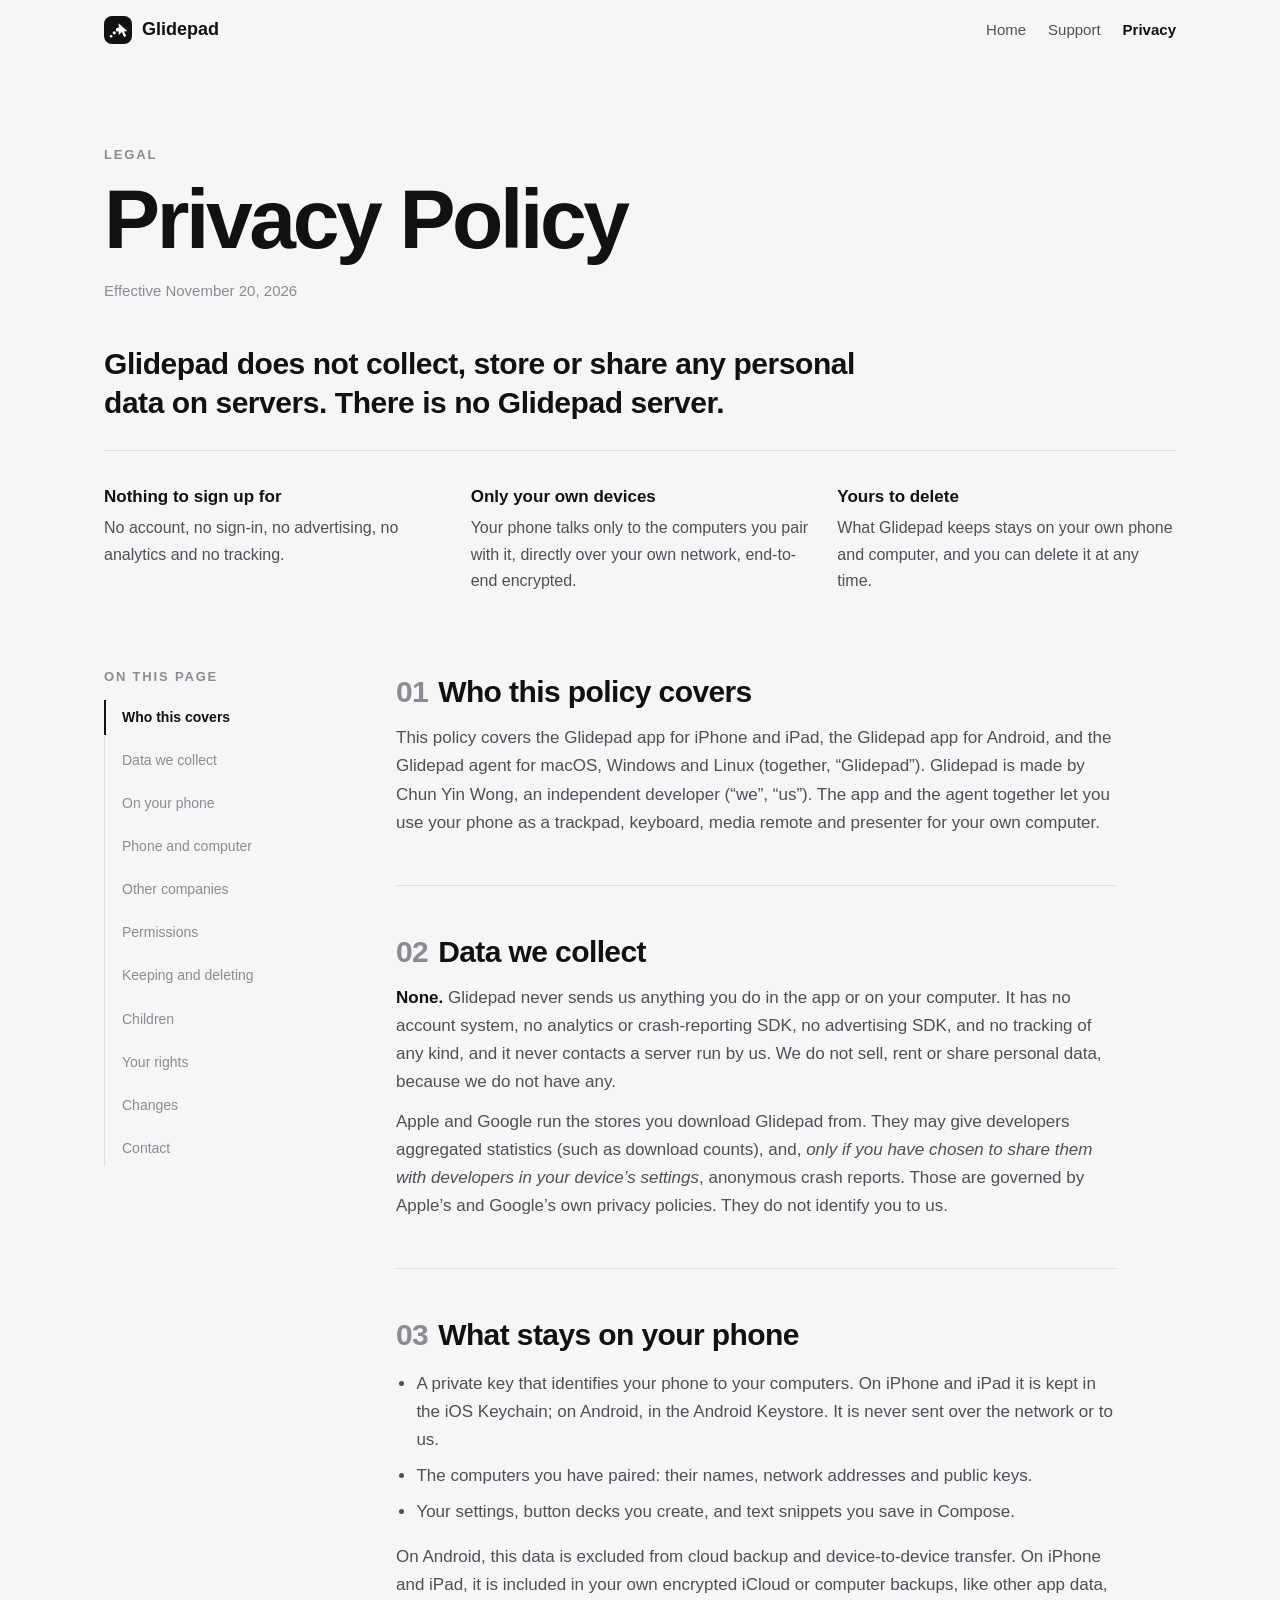
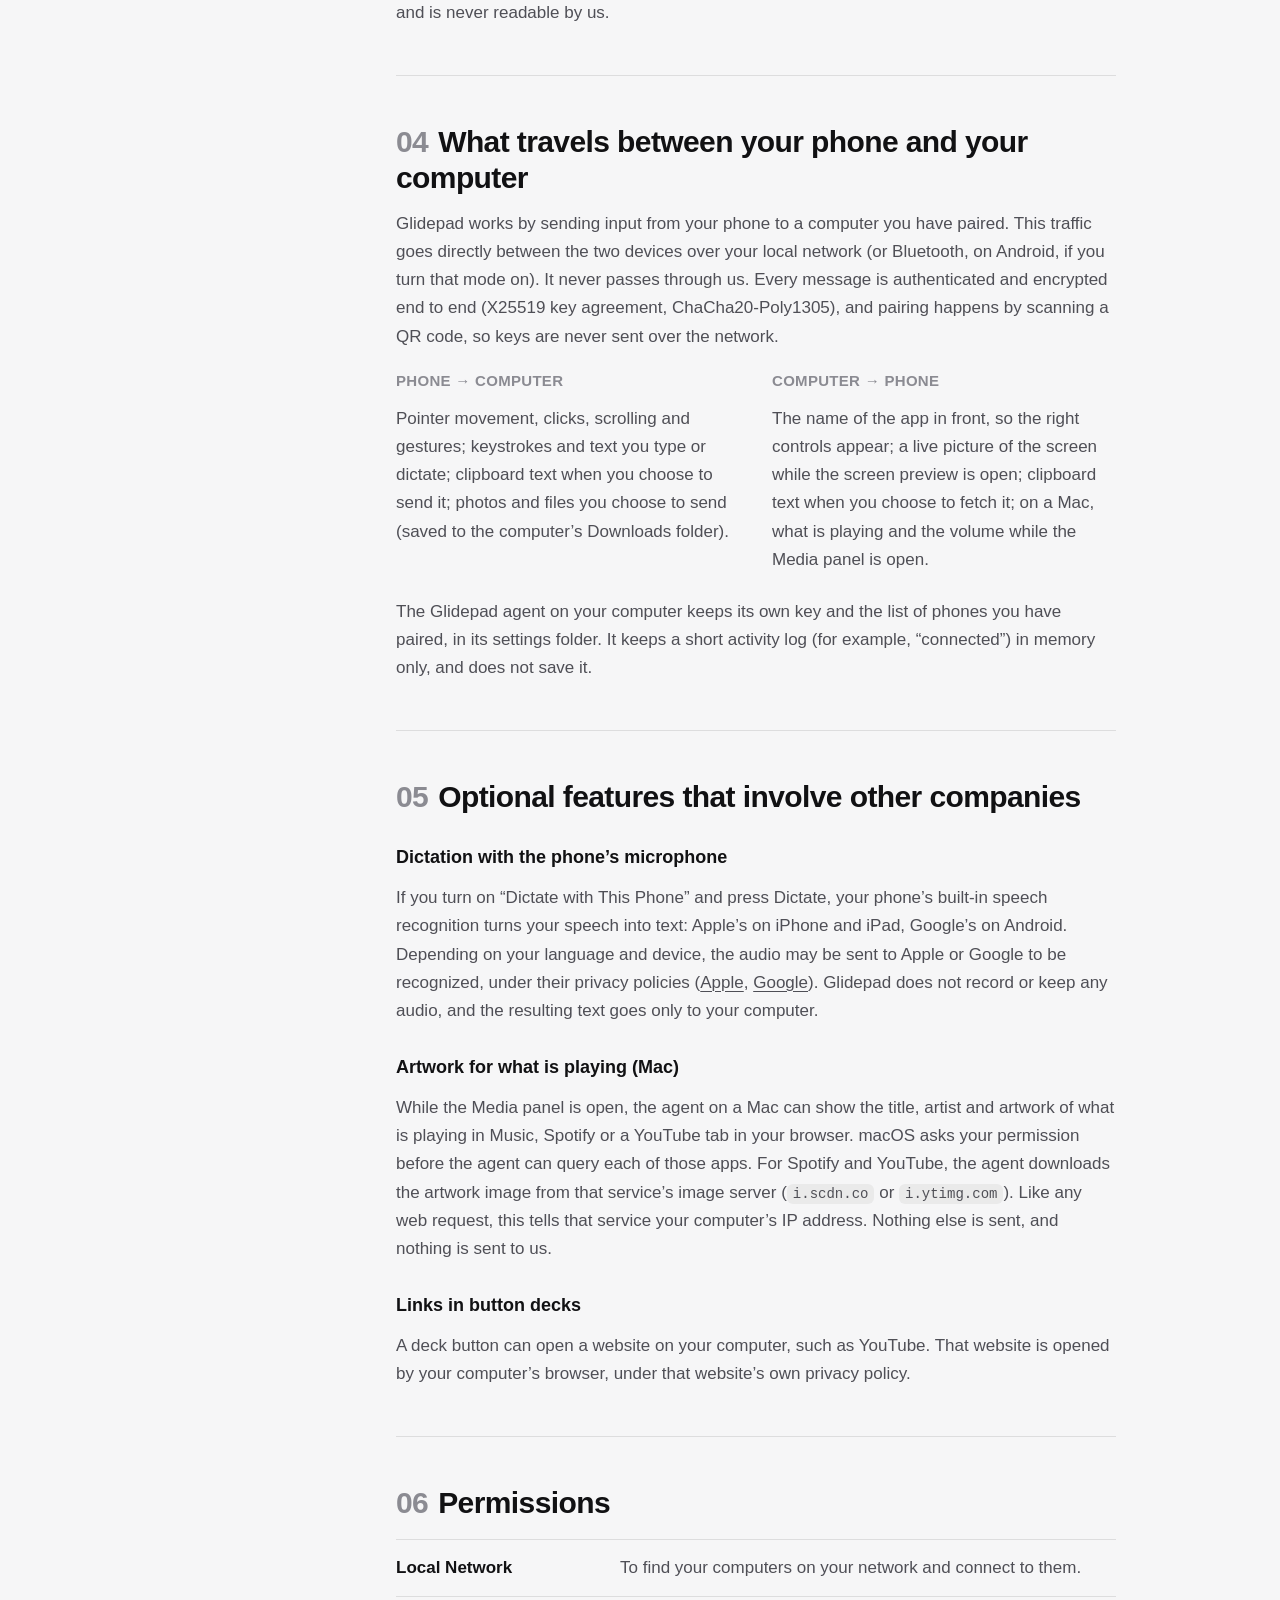
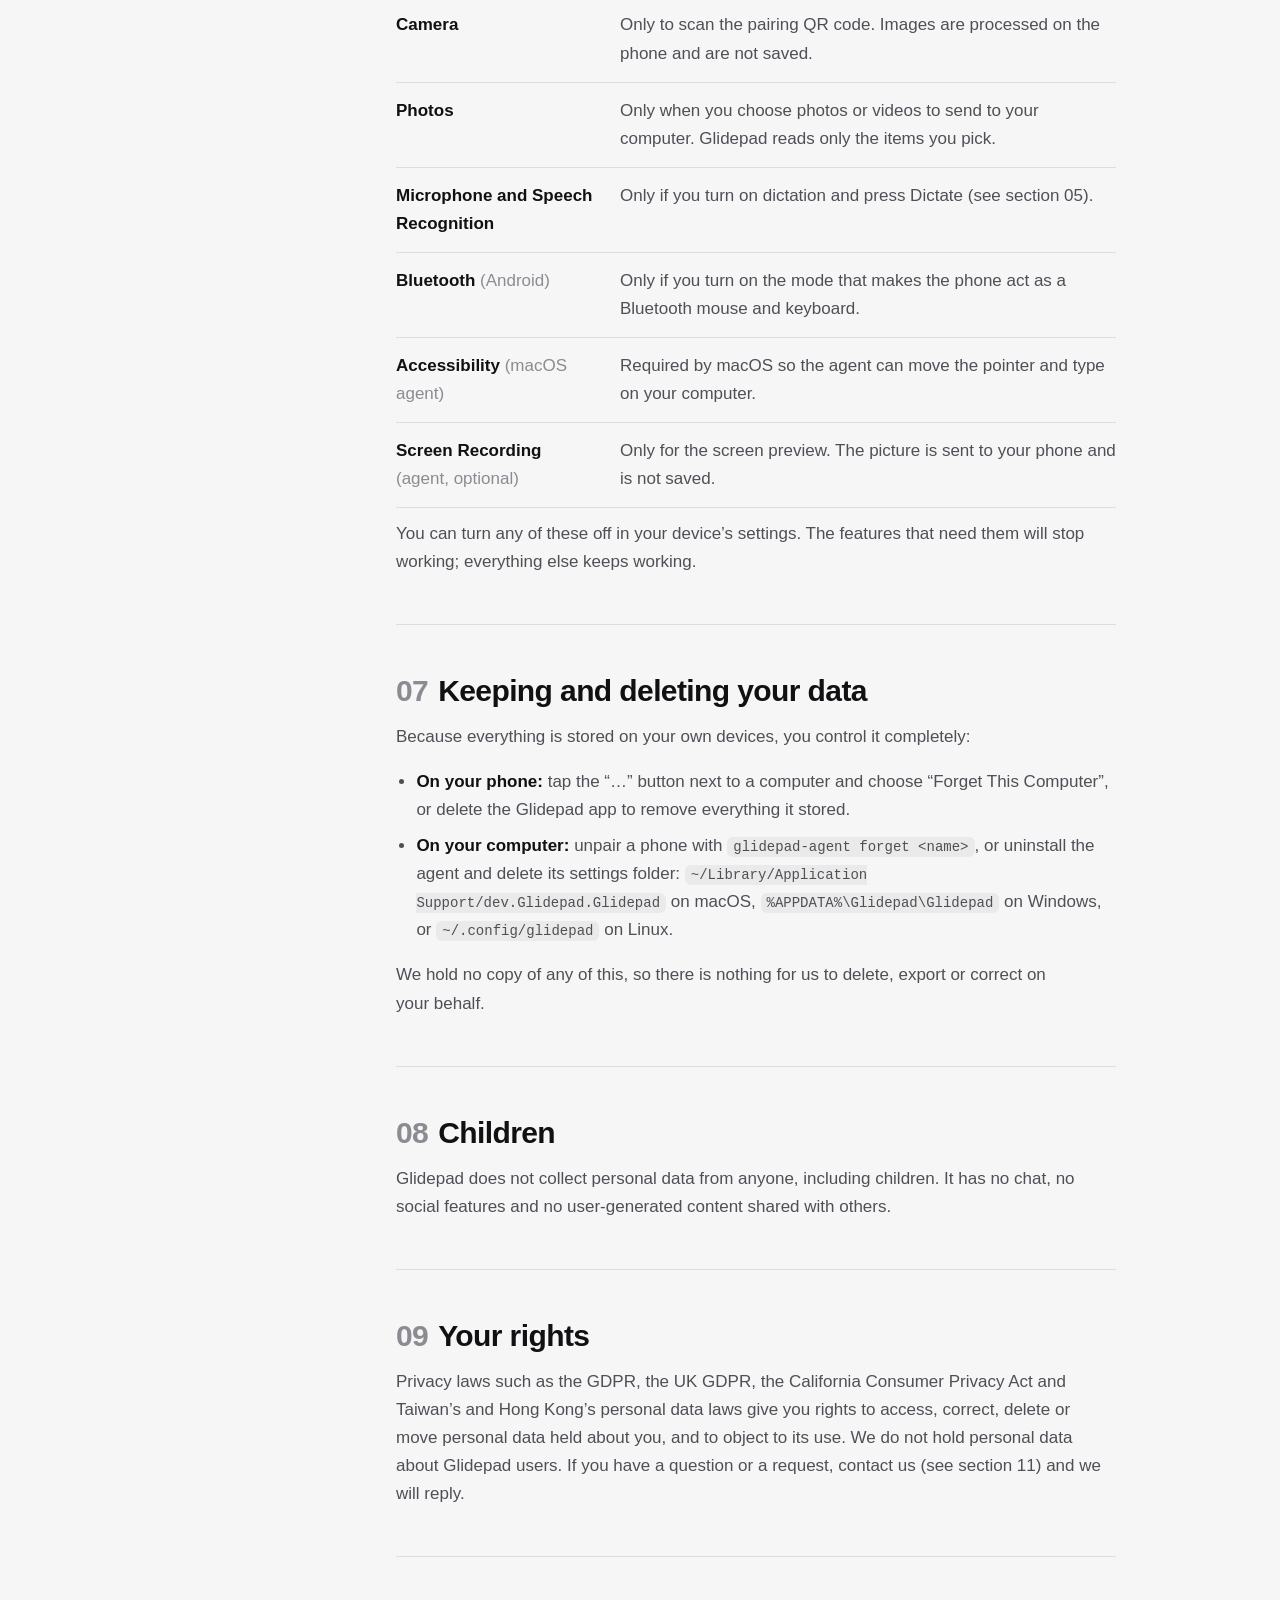
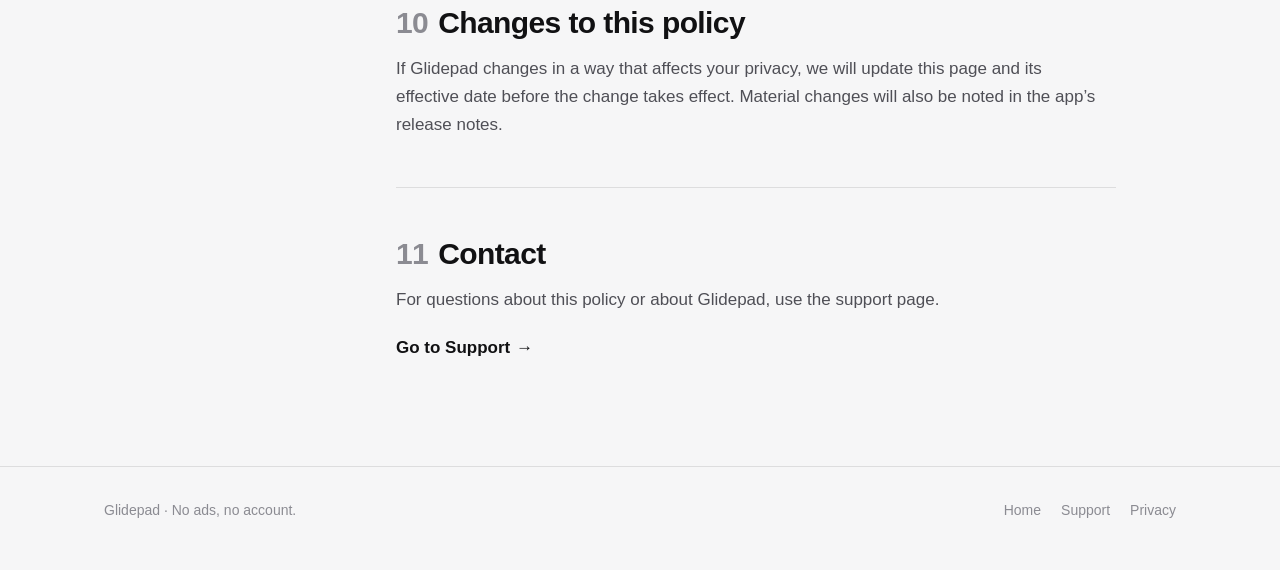
<file: privacy/index.html>
<!doctype html>
<html lang="en">
<head>
<meta charset="utf-8">
<meta name="viewport" content="width=device-width, initial-scale=1">
<title>Glidepad Privacy Policy</title>
<meta name="description" content="Glidepad collects no personal data. This policy explains what stays on your devices, what travels between your phone and your own computer, and the few optional services involved.">
<meta name="color-scheme" content="light dark">
<link rel="icon" href="data:image/svg+xml,%3Csvg xmlns='http://www.w3.org/2000/svg' viewBox='0 0 40 40'%3E%3Crect width='40' height='40' rx='10' fill='%231c1c1e'/%3E%3Cg fill='%23fff' transform='translate(4 4)'%3E%3Ccircle cx='5' cy='26' r='2'/%3E%3Ccircle cx='10' cy='20.5' r='2.5'/%3E%3Ccircle cx='15.5' cy='15.5' r='3'/%3E%3Cpath d='M17 5v19l5.1-4.9 3.8 8 3.2-1.5-3.6-7.8H31z'/%3E%3C/g%3E%3C/svg%3E">
<link rel="stylesheet" href="../assets/doc.css">
<script>document.documentElement.classList.add('js')</script>
<script src="../assets/doc.js" defer></script>
</head>
<body>
<header class="top">
  <div class="wrap">
    <a class="brand" href="../"><span class="mark" aria-hidden="true"><svg width="20" height="20" viewBox="0 0 32 32" fill="currentColor"><circle cx="5" cy="26" r="2"/><circle cx="10" cy="20.5" r="2.5"/><circle cx="15.5" cy="15.5" r="3"/><path d="M17 5v19l5.1-4.9 3.8 8 3.2-1.5-3.6-7.8H31z"/></svg></span>Glidepad</a>
    <nav aria-label="Site">
      <a href="../">Home</a>
      <a href="../support/">Support</a>
      <a href="./" aria-current="page">Privacy</a>
    </nav>
  </div>
  <span class="progress" aria-hidden="true"></span>
</header>

<main class="wrap">
  <div class="head">
    <p class="kicker reveal">Legal</p>
    <h1 class="reveal" style="--d:.06s">Privacy Policy</h1>
    <p class="meta reveal" style="--d:.12s">Effective November 20, 2026</p>
    <p class="lead reveal" style="--d:.18s">Glidepad does not collect, store or share any personal data on servers. There is no Glidepad server.</p>
    <ul class="points reveal" style="--d:.24s">
      <li><b>Nothing to sign up for</b>No account, no sign-in, no advertising, no analytics and no tracking.</li>
      <li><b>Only your own devices</b>Your phone talks only to the computers you pair with it, directly over your own network, end-to-end encrypted.</li>
      <li><b>Yours to delete</b>What Glidepad keeps stays on your own phone and computer, and you can delete it at any time.</li>
    </ul>
  </div>

  <div class="layout">
    <nav class="toc" aria-label="On this page">
      <p class="kicker">On this page</p>
      <ol>
        <li><a href="#scope">Who this covers</a></li>
        <li><a href="#collect">Data we collect</a></li>
        <li><a href="#phone">On your phone</a></li>
        <li><a href="#between">Phone and computer</a></li>
        <li><a href="#others">Other companies</a></li>
        <li><a href="#permissions">Permissions</a></li>
        <li><a href="#delete">Keeping and deleting</a></li>
        <li><a href="#children">Children</a></li>
        <li><a href="#rights">Your rights</a></li>
        <li><a href="#changes">Changes</a></li>
        <li><a href="#contact">Contact</a></li>
      </ol>
    </nav>

    <article>
      <section id="scope">
        <h2><span class="n">01</span>Who this policy covers</h2>
        <p>This policy covers the Glidepad app for iPhone and iPad, the Glidepad app for Android, and the Glidepad agent for macOS, Windows and Linux (together, “Glidepad”). Glidepad is made by Chun Yin Wong, an independent developer (“we”, “us”). The app and the agent together let you use your phone as a trackpad, keyboard, media remote and presenter for your own computer.</p>
      </section>

      <section id="collect">
        <h2><span class="n">02</span>Data we collect</h2>
        <p><strong>None.</strong> Glidepad never sends us anything you do in the app or on your computer. It has no account system, no analytics or crash-reporting SDK, no advertising SDK, and no tracking of any kind, and it never contacts a server run by us. We do not sell, rent or share personal data, because we do not have any.</p>
        <p>Apple and Google run the stores you download Glidepad from. They may give developers aggregated statistics (such as download counts), and, <em>only if you have chosen to share them with developers in your device’s settings</em>, anonymous crash reports. Those are governed by Apple’s and Google’s own privacy policies. They do not identify you to us.</p>
      </section>

      <section id="phone">
        <h2><span class="n">03</span>What stays on your phone</h2>
        <ul>
          <li>A private key that identifies your phone to your computers. On iPhone and iPad it is kept in the iOS Keychain; on Android, in the Android Keystore. It is never sent over the network or to us.</li>
          <li>The computers you have paired: their names, network addresses and public keys.</li>
          <li>Your settings, button decks you create, and text snippets you save in Compose.</li>
        </ul>
        <p>On Android, this data is excluded from cloud backup and device-to-device transfer. On iPhone and iPad, it is included in your own encrypted iCloud or computer backups, like other app data, and is never readable by us.</p>
      </section>

      <section id="between">
        <h2><span class="n">04</span>What travels between your phone and your computer</h2>
        <p>Glidepad works by sending input from your phone to a computer you have paired. This traffic goes directly between the two devices over your local network (or Bluetooth, on Android, if you turn that mode on). It never passes through us. Every message is authenticated and encrypted end to end (X25519 key agreement, ChaCha20-Poly1305), and pairing happens by scanning a QR code, so keys are never sent over the network.</p>
        <div class="split">
          <div>
            <h3>Phone → computer</h3>
            <p>Pointer movement, clicks, scrolling and gestures; keystrokes and text you type or dictate; clipboard text when you choose to send it; photos and files you choose to send (saved to the computer’s Downloads folder).</p>
          </div>
          <div>
            <h3>Computer → phone</h3>
            <p>The name of the app in front, so the right controls appear; a live picture of the screen while the screen preview is open; clipboard text when you choose to fetch it; on a Mac, what is playing and the volume while the Media panel is open.</p>
          </div>
        </div>
        <p>The Glidepad agent on your computer keeps its own key and the list of phones you have paired, in its settings folder. It keeps a short activity log (for example, “connected”) in memory only, and does not save it.</p>
      </section>

      <section id="others">
        <h2><span class="n">05</span>Optional features that involve other companies</h2>
        <h3>Dictation with the phone’s microphone</h3>
        <p>If you turn on “Dictate with This Phone” and press Dictate, your phone’s built-in speech recognition turns your speech into text: Apple’s on iPhone and iPad, Google’s on Android. Depending on your language and device, the audio may be sent to Apple or Google to be recognized, under their privacy policies (<a href="https://www.apple.com/legal/privacy/">Apple</a>, <a href="https://policies.google.com/privacy">Google</a>). Glidepad does not record or keep any audio, and the resulting text goes only to your computer.</p>
        <h3>Artwork for what is playing (Mac)</h3>
        <p>While the Media panel is open, the agent on a Mac can show the title, artist and artwork of what is playing in Music, Spotify or a YouTube tab in your browser. macOS asks your permission before the agent can query each of those apps. For Spotify and YouTube, the agent downloads the artwork image from that service’s image server (<code>i.scdn.co</code> or <code>i.ytimg.com</code>). Like any web request, this tells that service your computer’s IP address. Nothing else is sent, and nothing is sent to us.</p>
        <h3>Links in button decks</h3>
        <p>A deck button can open a website on your computer, such as YouTube. That website is opened by your computer’s browser, under that website’s own privacy policy.</p>
      </section>

      <section id="permissions">
        <h2><span class="n">06</span>Permissions</h2>
        <dl class="rows">
          <div><dt>Local Network</dt><dd>To find your computers on your network and connect to them.</dd></div>
          <div><dt>Camera</dt><dd>Only to scan the pairing QR code. Images are processed on the phone and are not saved.</dd></div>
          <div><dt>Photos</dt><dd>Only when you choose photos or videos to send to your computer. Glidepad reads only the items you pick.</dd></div>
          <div><dt>Microphone and Speech Recognition</dt><dd>Only if you turn on dictation and press Dictate (see section 05).</dd></div>
          <div><dt>Bluetooth <span style="font-weight:400;color:var(--ink-3)">(Android)</span></dt><dd>Only if you turn on the mode that makes the phone act as a Bluetooth mouse and keyboard.</dd></div>
          <div><dt>Accessibility <span style="font-weight:400;color:var(--ink-3)">(macOS agent)</span></dt><dd>Required by macOS so the agent can move the pointer and type on your computer.</dd></div>
          <div><dt>Screen Recording <span style="font-weight:400;color:var(--ink-3)">(agent, optional)</span></dt><dd>Only for the screen preview. The picture is sent to your phone and is not saved.</dd></div>
        </dl>
        <p>You can turn any of these off in your device’s settings. The features that need them will stop working; everything else keeps working.</p>
      </section>

      <section id="delete">
        <h2><span class="n">07</span>Keeping and deleting your data</h2>
        <p>Because everything is stored on your own devices, you control it completely:</p>
        <ul>
          <li><b>On your phone:</b> tap the “…” button next to a computer and choose “Forget This Computer”, or delete the Glidepad app to remove everything it stored.</li>
          <li><b>On your computer:</b> unpair a phone with <code>glidepad-agent forget &lt;name&gt;</code>, or uninstall the agent and delete its settings folder: <code>~/Library/Application Support/dev.Glidepad.Glidepad</code> on macOS, <code>%APPDATA%\Glidepad\Glidepad</code> on Windows, or <code>~/.config/glidepad</code> on Linux.</li>
        </ul>
        <p>We hold no copy of any of this, so there is nothing for us to delete, export or correct on your behalf.</p>
      </section>

      <section id="children">
        <h2><span class="n">08</span>Children</h2>
        <p>Glidepad does not collect personal data from anyone, including children. It has no chat, no social features and no user-generated content shared with others.</p>
      </section>

      <section id="rights">
        <h2><span class="n">09</span>Your rights</h2>
        <p>Privacy laws such as the GDPR, the UK GDPR, the California Consumer Privacy Act and Taiwan’s and Hong Kong’s personal data laws give you rights to access, correct, delete or move personal data held about you, and to object to its use. We do not hold personal data about Glidepad users. If you have a question or a request, contact us (see section 11) and we will reply.</p>
      </section>

      <section id="changes">
        <h2><span class="n">10</span>Changes to this policy</h2>
        <p>If Glidepad changes in a way that affects your privacy, we will update this page and its effective date before the change takes effect. Material changes will also be noted in the app’s release notes.</p>
      </section>

      <section id="contact">
        <h2><span class="n">11</span>Contact</h2>
        <p>For questions about this policy or about Glidepad, use the support page.</p>
        <a class="link" href="../support/">Go to Support</a>
      </section>
    </article>
  </div>
</main>

<footer>
  <div class="wrap">
    <span>Glidepad · No ads, no account.</span>
    <nav aria-label="Footer"><a href="../">Home</a><a href="../support/">Support</a><a href="./">Privacy</a></nav>
  </div>
</footer>
</body>
</html>
</file>
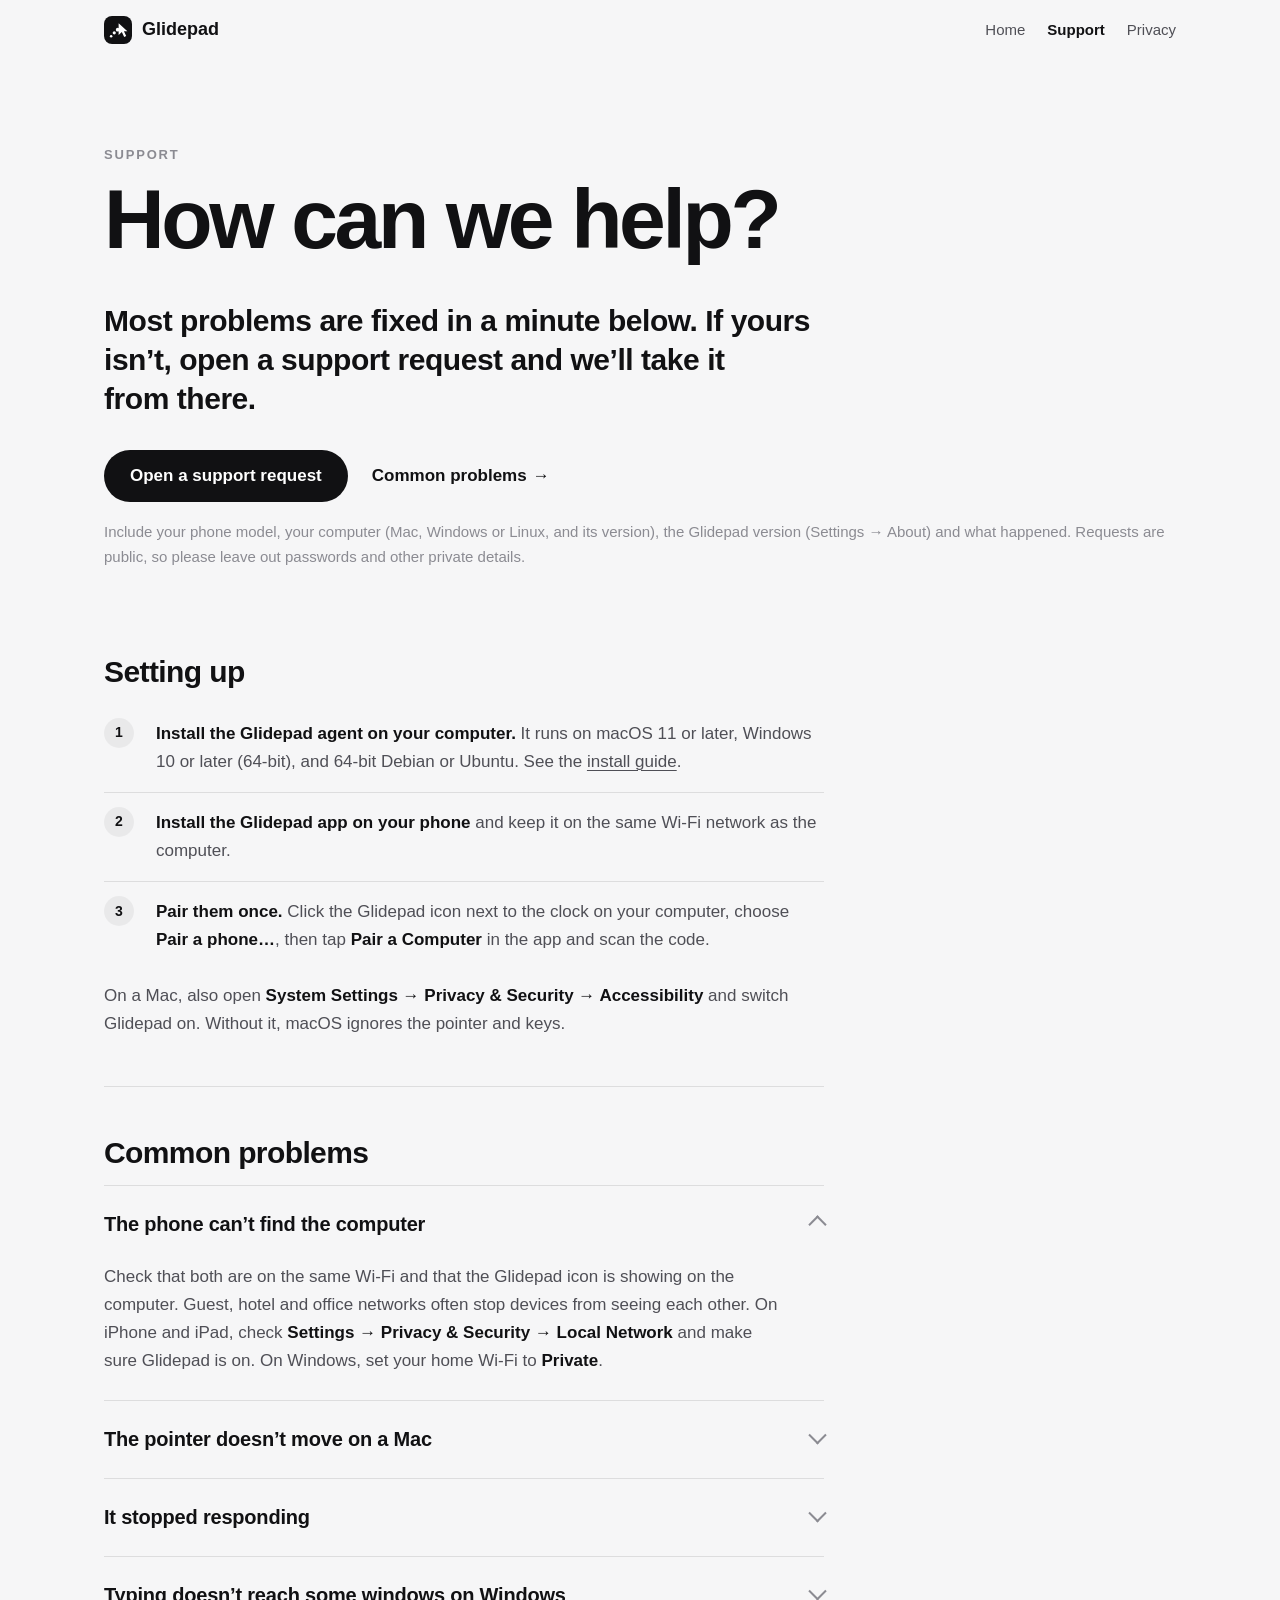
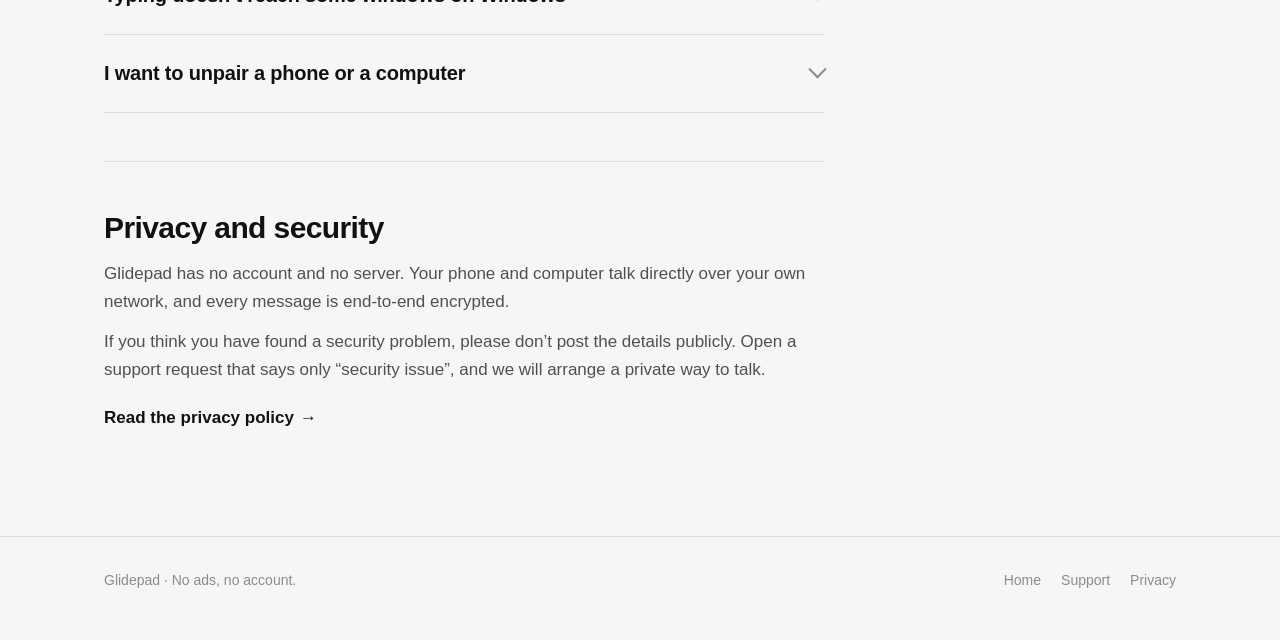
<file: support/index.html>
<!doctype html>
<html lang="en">
<head>
<meta charset="utf-8">
<meta name="viewport" content="width=device-width, initial-scale=1">
<title>Glidepad Support</title>
<meta name="description" content="Help for Glidepad: setting it up, fixing connection problems, and how to reach the developer.">
<meta name="color-scheme" content="light dark">
<link rel="icon" href="data:image/svg+xml,%3Csvg xmlns='http://www.w3.org/2000/svg' viewBox='0 0 40 40'%3E%3Crect width='40' height='40' rx='10' fill='%231c1c1e'/%3E%3Cg fill='%23fff' transform='translate(4 4)'%3E%3Ccircle cx='5' cy='26' r='2'/%3E%3Ccircle cx='10' cy='20.5' r='2.5'/%3E%3Ccircle cx='15.5' cy='15.5' r='3'/%3E%3Cpath d='M17 5v19l5.1-4.9 3.8 8 3.2-1.5-3.6-7.8H31z'/%3E%3C/g%3E%3C/svg%3E">
<link rel="stylesheet" href="../assets/doc.css">
<script>document.documentElement.classList.add('js')</script>
<script src="../assets/doc.js" defer></script>
</head>
<body>
<header class="top">
  <div class="wrap">
    <a class="brand" href="../"><span class="mark" aria-hidden="true"><svg width="20" height="20" viewBox="0 0 32 32" fill="currentColor"><circle cx="5" cy="26" r="2"/><circle cx="10" cy="20.5" r="2.5"/><circle cx="15.5" cy="15.5" r="3"/><path d="M17 5v19l5.1-4.9 3.8 8 3.2-1.5-3.6-7.8H31z"/></svg></span>Glidepad</a>
    <nav aria-label="Site">
      <a href="../">Home</a>
      <a href="./" aria-current="page">Support</a>
      <a href="../privacy/">Privacy</a>
    </nav>
  </div>
</header>

<main class="wrap">
  <div class="head">
    <p class="kicker reveal">Support</p>
    <h1 class="reveal" style="--d:.06s">How can we help?</h1>
    <p class="lead reveal" style="--d:.12s">Most problems are fixed in a minute below. If yours isn’t, open a support request and we’ll take it from there.</p>
    <div class="actions reveal" style="--d:.18s">
      <a class="btn" href="https://github.com/zii144/glidepad-site/issues/new">Open a support request</a>
      <a class="link" href="#problems">Common problems</a>
    </div>
    <p class="meta reveal" style="--d:.22s">Include your phone model, your computer (Mac, Windows or Linux, and its version), the Glidepad version (Settings → About) and what happened. Requests are public, so please leave out passwords and other private details.</p>
  </div>

  <div class="layout single">
    <article>
      <section id="setup" class="reveal">
        <h2>Setting up</h2>
        <ol class="steps">
          <li><b>Install the Glidepad agent on your computer.</b> It runs on macOS 11 or later, Windows 10 or later (64-bit), and 64-bit Debian or Ubuntu. See the <a href="../#install">install guide</a>.</li>
          <li><b>Install the Glidepad app on your phone</b> and keep it on the same Wi-Fi network as the computer.</li>
          <li><b>Pair them once.</b> Click the Glidepad icon next to the clock on your computer, choose <b>Pair a phone…</b>, then tap <b>Pair a Computer</b> in the app and scan the code.</li>
        </ol>
        <p>On a Mac, also open <b>System Settings → Privacy &amp; Security → Accessibility</b> and switch Glidepad on. Without it, macOS ignores the pointer and keys.</p>
      </section>

      <section id="problems" class="reveal">
        <h2>Common problems</h2>
        <div class="faq">
          <details open>
            <summary>The phone can’t find the computer</summary>
            <p>Check that both are on the same Wi-Fi and that the Glidepad icon is showing on the computer. Guest, hotel and office networks often stop devices from seeing each other. On iPhone and iPad, check <b>Settings → Privacy &amp; Security → Local Network</b> and make sure Glidepad is on. On Windows, set your home Wi-Fi to <b>Private</b>.</p>
          </details>
          <details>
            <summary>The pointer doesn’t move on a Mac</summary>
            <p>Open <b>System Settings → Privacy &amp; Security → Accessibility</b>, switch Glidepad off and on again, then quit Glidepad from its icon and open it again.</p>
          </details>
          <details>
            <summary>It stopped responding</summary>
            <p>Click the Glidepad icon and choose <b>Quit Glidepad</b>, then open it again from Applications (Mac) or the Start menu (Windows). Your phone reconnects by itself.</p>
          </details>
          <details>
            <summary>Typing doesn’t reach some windows on Windows</summary>
            <p>Windows doesn’t let ordinary programs send input to windows running as administrator. Run the agent as administrator if you need to control those windows.</p>
          </details>
          <details>
            <summary>I want to unpair a phone or a computer</summary>
            <p>In the app, tap the <b>…</b> button next to a computer and choose <b>Forget This Computer</b>. On the computer, run <code>glidepad-agent forget &lt;name&gt;</code>.</p>
          </details>
        </div>
      </section>

      <section id="privacy" class="reveal">
        <h2>Privacy and security</h2>
        <p>Glidepad has no account and no server. Your phone and computer talk directly over your own network, and every message is end-to-end encrypted.</p>
        <p>If you think you have found a security problem, please don’t post the details publicly. Open a support request that says only “security issue”, and we will arrange a private way to talk.</p>
        <a class="link" href="../privacy/">Read the privacy policy</a>
      </section>
    </article>
  </div>
</main>

<footer>
  <div class="wrap">
    <span>Glidepad · No ads, no account.</span>
    <nav aria-label="Footer"><a href="../">Home</a><a href="./">Support</a><a href="../privacy/">Privacy</a></nav>
  </div>
</footer>
</body>
</html>
</file>
<file: assets/doc.css>
:root {
  --bg: #f6f6f7; --ink: #111113; --ink-2: #4f4f56; --ink-3: #8b8b92;
  --line: rgba(0,0,0,.1); --fill: rgba(0,0,0,.05); --accent: #111113; --on-accent: #fff;
  --blue: #0a84ff; --head: rgba(246,246,247,.72); --ease: cubic-bezier(.2,.7,.1,1);
}
@media (prefers-color-scheme: dark) {
  :root {
    --bg: #08080a; --ink: #f4f4f5; --ink-2: #b0b0b8; --ink-3: #6f6f77;
    --line: rgba(255,255,255,.12); --fill: rgba(255,255,255,.07); --accent: #f4f4f5; --on-accent: #0b0b0c;
    --head: rgba(8,8,10,.7);
  }
}
* { box-sizing: border-box; }
html { -webkit-text-size-adjust: 100%; scroll-behavior: smooth; scroll-padding-top: 84px; }
body {
  margin: 0; background: var(--bg); color: var(--ink); overflow-x: clip;
  font: 17px/1.65 -apple-system, BlinkMacSystemFont, "SF Pro Text", "Segoe UI", Roboto, sans-serif;
  -webkit-font-smoothing: antialiased;
}
a { color: inherit; text-underline-offset: 3px; text-decoration-thickness: 1px; }
.wrap { max-width: 1120px; margin: 0 auto; padding: 0 24px; }

/* Header, shared with the home page */
.top { position: sticky; top: 0; z-index: 20; transition: background .3s, box-shadow .3s; }
.top.scrolled { background: var(--head); backdrop-filter: saturate(1.6) blur(18px); -webkit-backdrop-filter: saturate(1.6) blur(18px); box-shadow: 0 1px 0 var(--line); }
.top .wrap { display: flex; align-items: center; gap: 24px; height: 60px; }
.brand { display: flex; align-items: center; gap: 10px; font-weight: 650; font-size: 18px; text-decoration: none; margin-right: auto; }
.mark { width: 28px; height: 28px; border-radius: 8px; background: var(--accent); color: var(--on-accent); display: grid; place-items: center; }
.top nav { display: flex; gap: 22px; font-size: 15px; }
.top nav a { text-decoration: none; color: var(--ink-2); transition: color .2s; }
.top nav a:hover, .top nav a[aria-current="page"] { color: var(--ink); }
.top nav a[aria-current="page"] { font-weight: 600; }
.progress { position: absolute; left: 0; bottom: 0; height: 2px; width: 100%; background: var(--ink); transform-origin: 0 50%; transform: scaleX(var(--p, 0)); }

/* Page head */
.head { padding: 72px 0 8px; }
.kicker { font-size: 13px; font-weight: 600; letter-spacing: .14em; text-transform: uppercase; color: var(--ink-3); }
h1 { margin: 12px 0 0; font-size: clamp(44px, 7vw, 84px); line-height: 1; letter-spacing: -.04em; font-weight: 750; }
.meta { margin-top: 18px; color: var(--ink-3); font-size: 15px; }
.lead { margin: 40px 0 0; font-size: clamp(22px, 2.6vw, 30px); line-height: 1.3; letter-spacing: -.015em; font-weight: 600; max-width: 26em; color: var(--ink); text-wrap: pretty; }
.points { list-style: none; margin: 28px 0 0; padding: 0; display: grid; grid-template-columns: repeat(3, 1fr); gap: 28px; border-top: 1px solid var(--line); padding-top: 24px; }
.points li { color: var(--ink-2); font-size: 16px; }
.points b { display: block; color: var(--ink); font-size: 17px; margin-bottom: 4px; }

/* Body with an optional contents rail */
.layout { display: grid; grid-template-columns: 220px minmax(0, 1fr); gap: 72px; padding: 56px 0 96px; }
.layout.single { grid-template-columns: minmax(0, 1fr); max-width: 820px; }
.toc { position: sticky; top: 96px; align-self: start; font-size: 14px; }
.toc p { margin: 0 0 12px; }
.toc ol { list-style: none; margin: 0; padding: 0; border-left: 1px solid var(--line); }
.toc a { display: block; padding: 6px 0 6px 16px; margin-left: -1px; border-left: 2px solid transparent; color: var(--ink-3); text-decoration: none; transition: color .2s, border-color .2s; }
.toc a:hover { color: var(--ink); }
.toc a.on { color: var(--ink); border-left-color: var(--ink); font-weight: 600; }
article { max-width: 720px; }
article section { padding-top: 8px; }
article section + section { margin-top: 48px; padding-top: 48px; border-top: 1px solid var(--line); }
h2 { margin: 0 0 14px; font-size: clamp(24px, 2.6vw, 30px); letter-spacing: -.02em; line-height: 1.2; }
h2 .n { color: var(--ink-3); font-variant-numeric: tabular-nums; margin-right: 10px; font-weight: 600; }
h3 { margin: 28px 0 6px; font-size: 18px; }
p, li { color: var(--ink-2); }
p { margin: 12px 0; text-wrap: pretty; }
ul, ol { padding-left: 1.2em; }
li { margin: 8px 0; }
strong, b { color: var(--ink); }
code { font: 14px ui-monospace, "SF Mono", Menlo, Consolas, monospace; background: var(--fill); border-radius: 6px; padding: 2px 6px; overflow-wrap: anywhere; }

/* Definition rows instead of boxed tables */
.rows { margin: 18px 0 0; border-top: 1px solid var(--line); }
.rows div { display: grid; grid-template-columns: 200px 1fr; gap: 24px; padding: 14px 0; border-bottom: 1px solid var(--line); }
.rows dt { color: var(--ink); font-weight: 600; }
.rows dd { margin: 0; color: var(--ink-2); }
.split { display: grid; grid-template-columns: 1fr 1fr; gap: 32px; margin-top: 18px; }
.split h3 { margin-top: 0; font-size: 15px; letter-spacing: .02em; color: var(--ink-3); text-transform: uppercase; }

/* Buttons and links */
.btn { display: inline-flex; align-items: center; gap: 10px; min-height: 52px; padding: 0 26px; border-radius: 999px; background: var(--accent); color: var(--on-accent); font-weight: 600; text-decoration: none; transition: transform .2s var(--ease); }
.btn:hover { transform: translateY(-2px); }
.link { display: inline-flex; align-items: center; gap: 6px; min-height: 44px; font-weight: 600; text-decoration: none; color: var(--ink); }
.link::after { content: "→"; transition: transform .2s var(--ease); }
.link:hover::after { transform: translateX(4px); }
.actions { margin-top: 32px; display: flex; flex-wrap: wrap; gap: 8px 24px; align-items: center; }

/* Accordion on hairlines */
.faq { margin-top: 8px; border-top: 1px solid var(--line); }
.faq details { border-bottom: 1px solid var(--line); }
.faq summary { list-style: none; cursor: pointer; display: flex; justify-content: space-between; align-items: center; gap: 24px; padding: 22px 0; font-size: 20px; font-weight: 600; letter-spacing: -.01em; color: var(--ink); }
.faq summary::-webkit-details-marker { display: none; }
.faq summary::after { content: ""; flex: none; width: 11px; height: 11px; border-right: 2px solid var(--ink-3); border-bottom: 2px solid var(--ink-3); transform: rotate(45deg) translate(-3px, -3px); transition: transform .3s var(--ease); }
.faq details[open] summary::after { transform: rotate(225deg); }
.faq details > p { margin: 0; padding: 0 40px 24px 0; }
.faq details[open] > p { animation: rise .4s var(--ease); }
@keyframes rise { from { opacity: 0; transform: translateY(10px); } }

.steps { list-style: none; padding: 0; margin: 8px 0 0; counter-reset: s; }
.steps li { counter-increment: s; position: relative; padding: 16px 0 16px 52px; border-top: 1px solid var(--line); margin: 0; }
.steps li:first-child { border-top: 0; }
.steps li::before { content: counter(s); position: absolute; left: 0; top: 14px; width: 30px; height: 30px; border-radius: 50%; display: grid; place-items: center; background: var(--fill); color: var(--ink); font-size: 14px; font-weight: 650; }

footer { border-top: 1px solid var(--line); padding: 32px 0 48px; color: var(--ink-3); font-size: 14px; }
footer .wrap { display: flex; flex-wrap: wrap; gap: 10px 28px; justify-content: space-between; }
footer nav { display: flex; gap: 20px; }
footer a { text-decoration: none; }
footer a:hover { color: var(--ink); }

/* Only hidden when the script is running, so content never depends on JavaScript to appear. */
.js .reveal { opacity: 0; transform: translateY(24px); transition: opacity .8s var(--ease), transform .8s var(--ease); transition-delay: var(--d, 0s); }
.js .reveal.in { opacity: 1; transform: none; }
.js .head .reveal { transition-duration: .6s; }

@media (max-width: 900px) {
  .layout { grid-template-columns: minmax(0, 1fr); gap: 0; padding-top: 40px; }
  .toc { display: none; }
  .points { grid-template-columns: 1fr; gap: 16px; }
  .head { padding-top: 48px; }
}
@media (max-width: 600px) {
  .top nav { gap: 16px; }
  .rows div, .split { grid-template-columns: 1fr; gap: 4px; }
  .split { gap: 20px; }
  .faq details > p { padding-right: 0; }
}
@media (prefers-reduced-motion: reduce) {
  html { scroll-behavior: auto; }
  .js .reveal, .js .reveal.in { opacity: 1; transform: none; transition: none; }
  .btn, .faq details[open] > p { transition: none; animation: none; }
}
:focus-visible { outline: 2px solid var(--blue); outline-offset: 3px; border-radius: 6px; }
</file>
